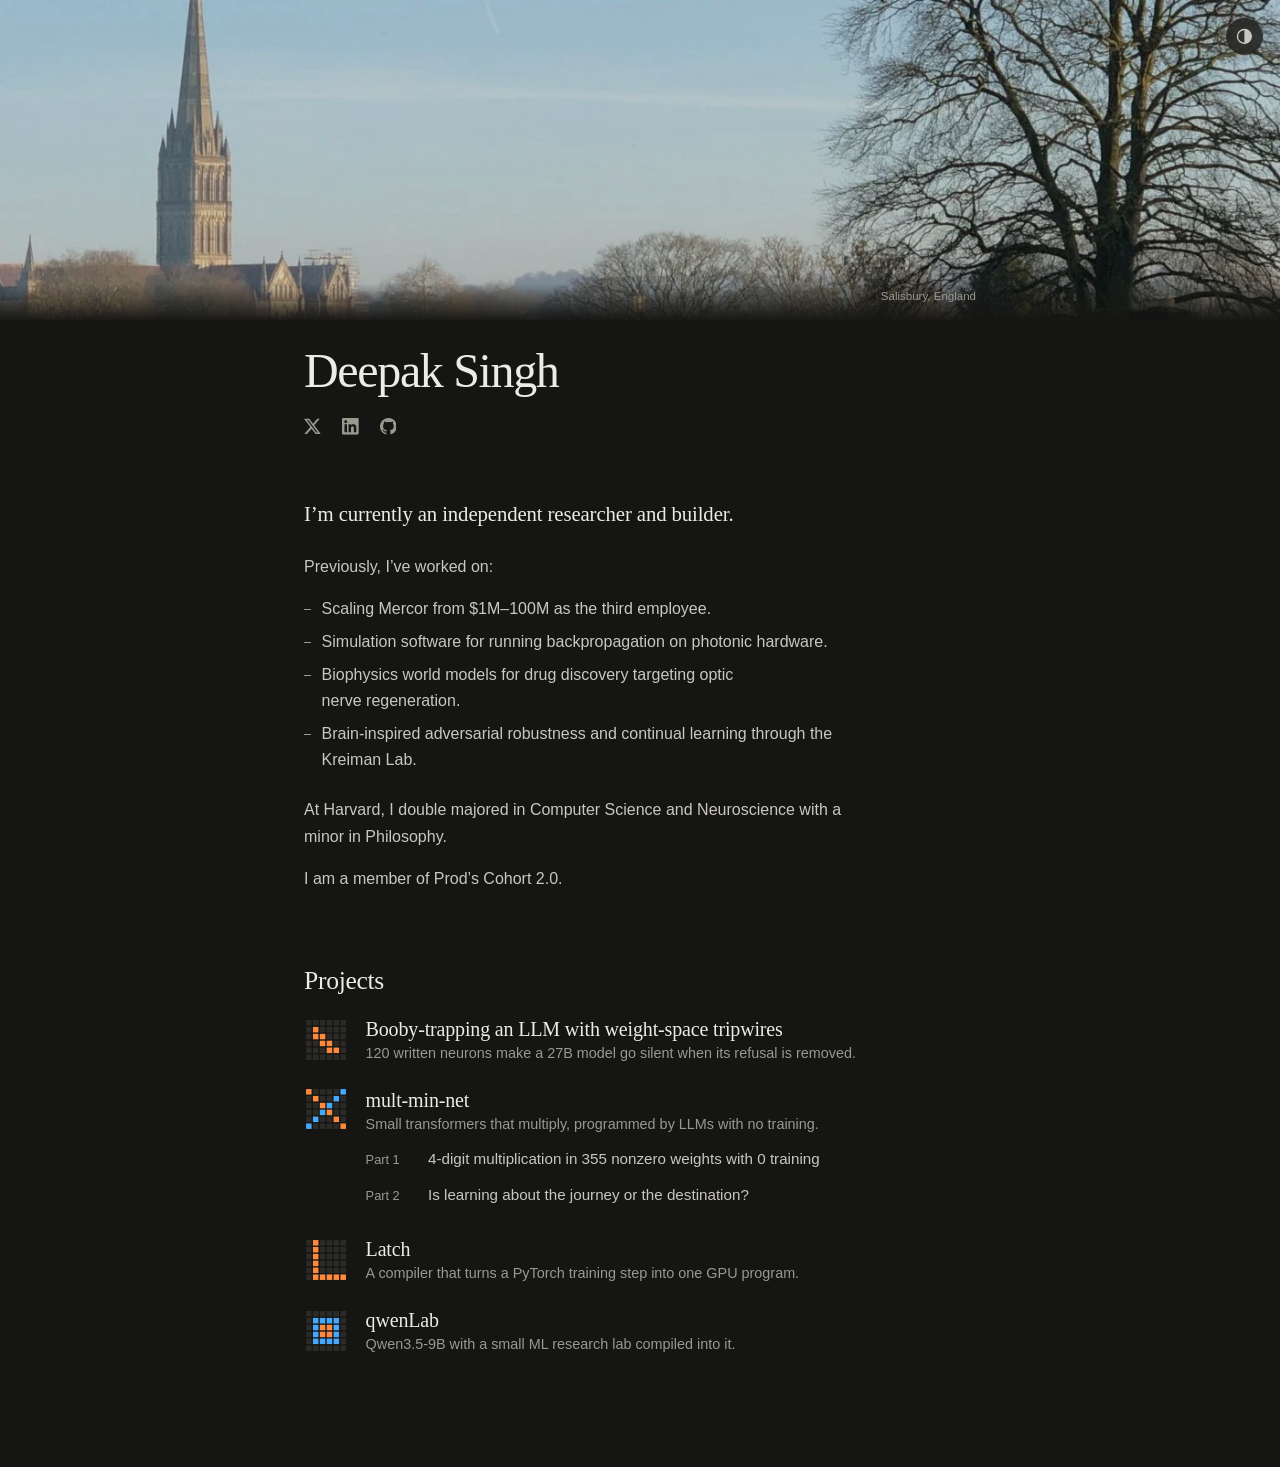
<file: index.html>
<!doctype html>
<html lang="en">
<head>
<meta charset="utf-8">
<meta name="viewport" content="width=device-width, initial-scale=1">
<title>Deepak Singh</title>
<meta name="description" content="Deepak Singh's personal site and projects.">
<meta property="og:title" content="Deepak Singh">
<meta property="og:type" content="website">
<meta property="og:url" content="https://deepaksingh98.github.io/">
<meta name="theme-color" content="#151513">
<link rel="icon" href="assets/favicon.svg" type="image/svg+xml">
<link rel="stylesheet" href="assets/style.css">
<script src="assets/theme.js"></script>
</head>
<body>
<button class="theme-toggle" type="button" aria-label="Toggle dark mode"><svg aria-hidden="true"><use href="assets/icons.svg#contrast"/></svg></button>

<figure class="hero">
  <img src="assets/salisbury.webp" width="1400" height="350" alt="Salisbury Cathedral’s spire on a clear winter morning, beside a bare tree.">
  <figcaption>Salisbury, England</figcaption>
</figure>

<div class="page home">
  <main>
    <header>
      <h1>Deepak Singh</h1>
      <nav class="social" aria-label="Elsewhere">
        <a href="https://x.com/deepaksinghml" aria-label="X" title="X"><svg aria-hidden="true"><use href="assets/icons.svg#x"/></svg></a>
        <a href="https://www.linkedin.com/in/deepak-t-singh/" aria-label="LinkedIn" title="LinkedIn"><svg aria-hidden="true"><use href="assets/icons.svg#linkedin"/></svg></a>
        <a href="https://github.com/DeepakSingh98" aria-label="GitHub" title="GitHub"><svg aria-hidden="true"><use href="assets/icons.svg#github"/></svg></a>
      </nav>
    </header>

    <section class="about" aria-label="About">
      <div>
        <p class="lede">I’m currently an independent researcher and builder.</p>
        <p>Previously, I’ve worked on:</p>
        <ul class="bio">
          <li>Scaling Mercor from $1M–100M as the third employee.</li>
          <li>Simulation software for running backpropagation on photonic hardware.</li>
          <li>Biophysics world models for drug discovery targeting optic nerve regeneration.</li>
          <li>Brain-inspired adversarial robustness and continual learning through the Kreiman Lab.</li>
        </ul>
        <p>At Harvard, I double majored in Computer Science and Neuroscience with a minor in Philosophy.</p>
        <p>I am a member of Prod’s Cohort 2.0.</p>
      </div>
    </section>

    <section class="work" aria-labelledby="projects">
      <h2 id="projects">Projects</h2>
      <ul class="projects">
        <li>
          <a class="project" href="projects/safety-wire/">
            <svg class="icon" aria-hidden="true"><use href="assets/icons.svg?v=safety-20261115#safety"/></svg>
            <span>
              <span class="name">Booby-trapping an LLM with weight-space tripwires</span>
              <span class="desc">120 written neurons make a 27B model go silent when its refusal is removed.</span>
            </span>
            <span class="arrow" aria-hidden="true">→</span>
          </a>
        </li>
        <li class="series">
          <svg class="icon" aria-hidden="true"><use href="assets/icons.svg#mult"/></svg>
          <div>
            <span class="name">mult-min-net</span>
            <span class="desc">Small transformers that multiply, programmed by LLMs with no training.</span>
            <ol class="parts">
              <li>
                <a href="projects/mult-min-net/">
                  <span class="part">Part 1</span>
                  <span class="title">4-digit multiplication in 355 nonzero weights with 0 training</span>
                  <span class="arrow" aria-hidden="true">→</span>
                </a>
              </li>
              <li>
                <a href="projects/journey-or-destination/">
                  <span class="part">Part 2</span>
                  <span class="title">Is learning about the journey or the destination?</span>
                  <span class="arrow" aria-hidden="true">→</span>
                </a>
              </li>
            </ol>
          </div>
        </li>
        <li>
          <a class="project" href="projects/latch/">
            <svg class="icon" aria-hidden="true"><use href="assets/icons.svg#latch"/></svg>
            <span>
              <span class="name">Latch</span>
              <span class="desc">A compiler that turns a PyTorch training step into one GPU program.</span>
            </span>
            <span class="arrow" aria-hidden="true">→</span>
          </a>
        </li>
        <li>
          <a class="project" href="projects/qwenlab/">
            <svg class="icon" aria-hidden="true"><use href="assets/icons.svg#qwenlab"/></svg>
            <span>
              <span class="name">qwenLab</span>
              <span class="desc">Qwen3.5-9B with a small ML research lab compiled into it.</span>
            </span>
            <span class="arrow" aria-hidden="true">→</span>
          </a>
        </li>
      </ul>
    </section>
  </main>
</div>
</body>
</html>
</file>
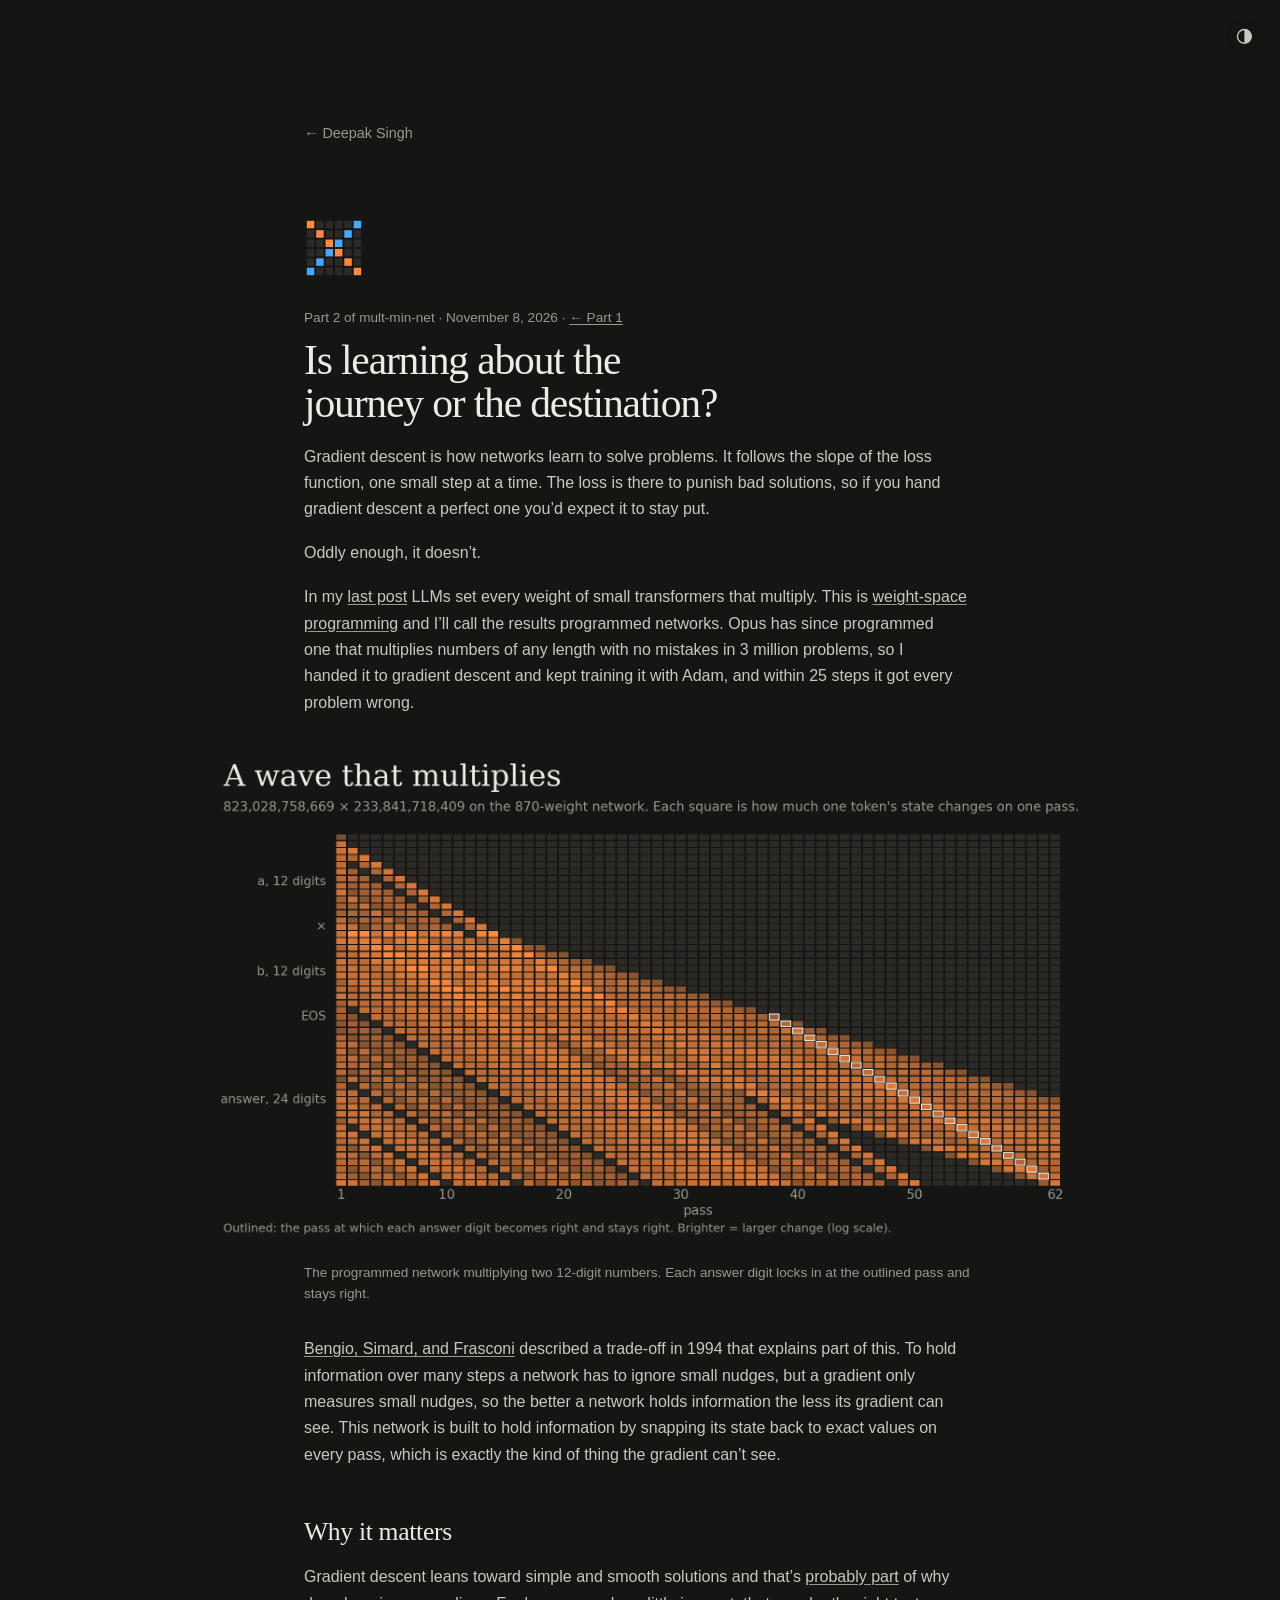
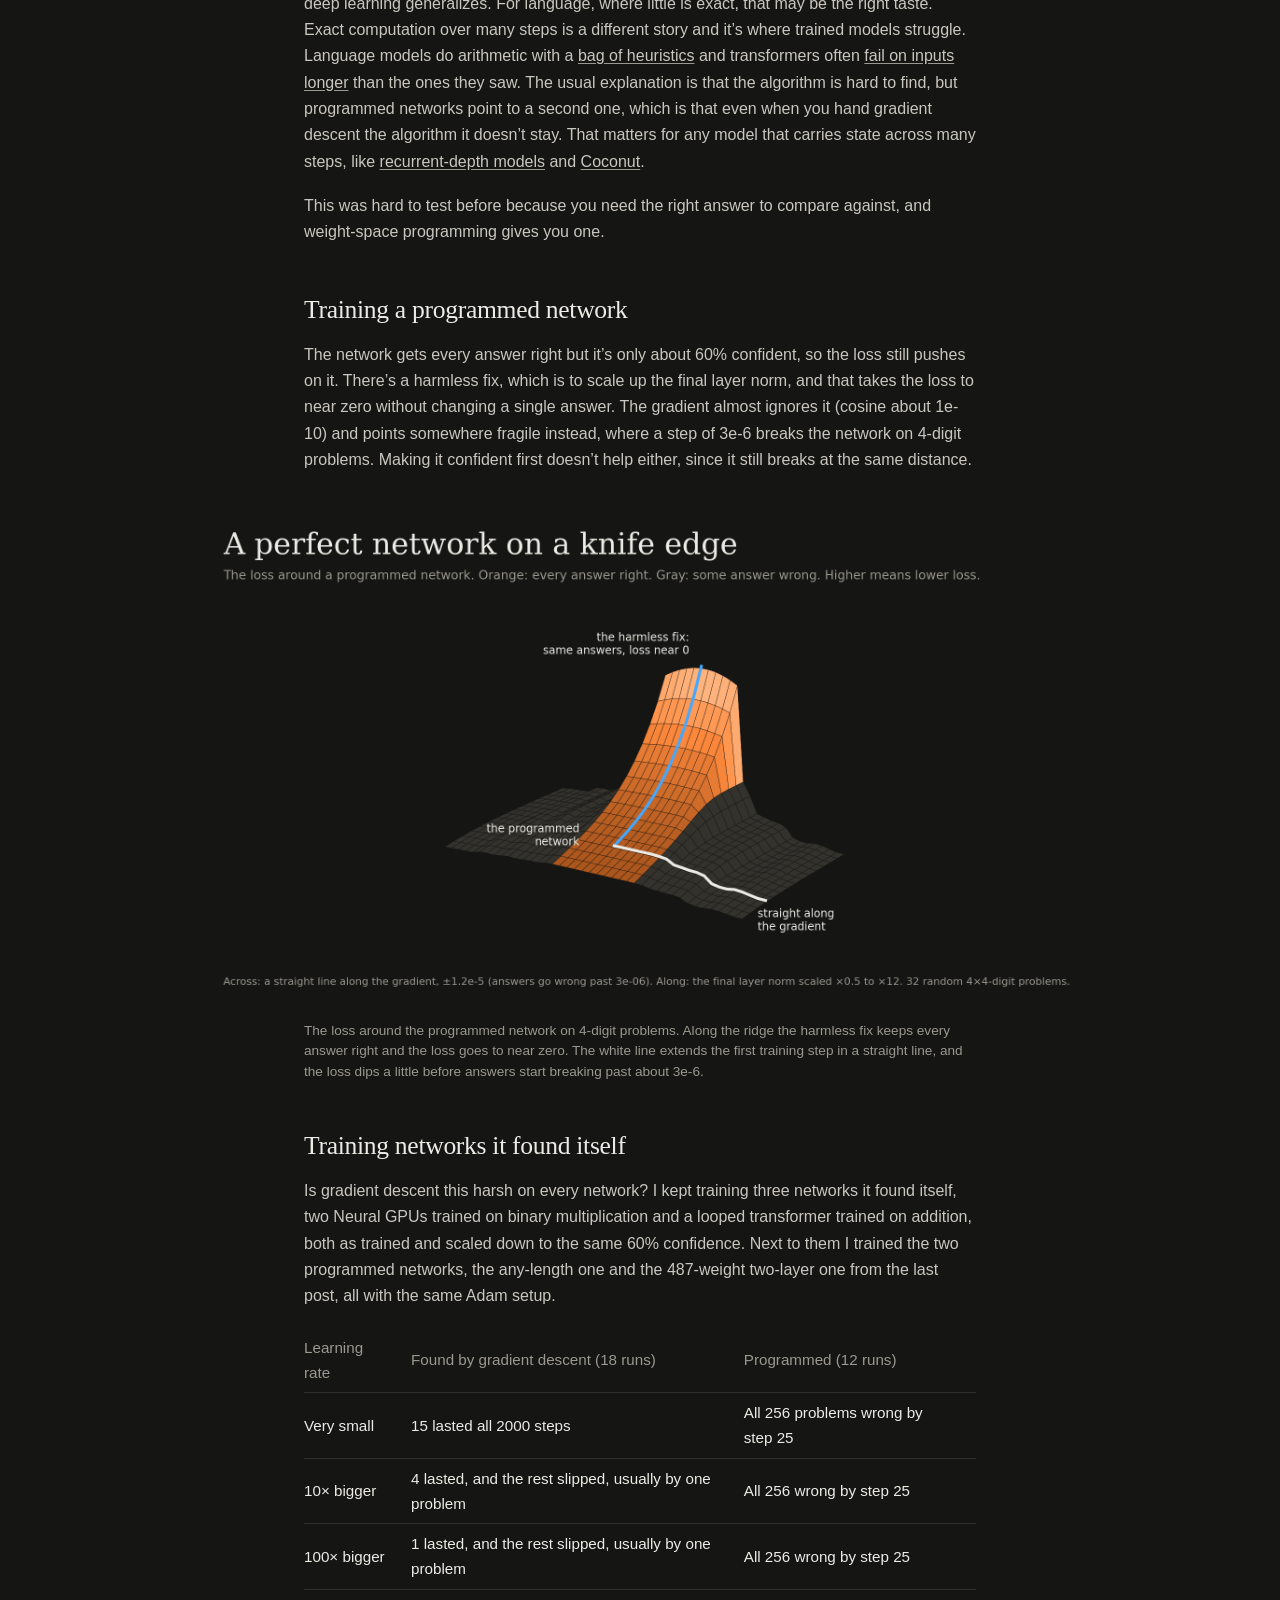
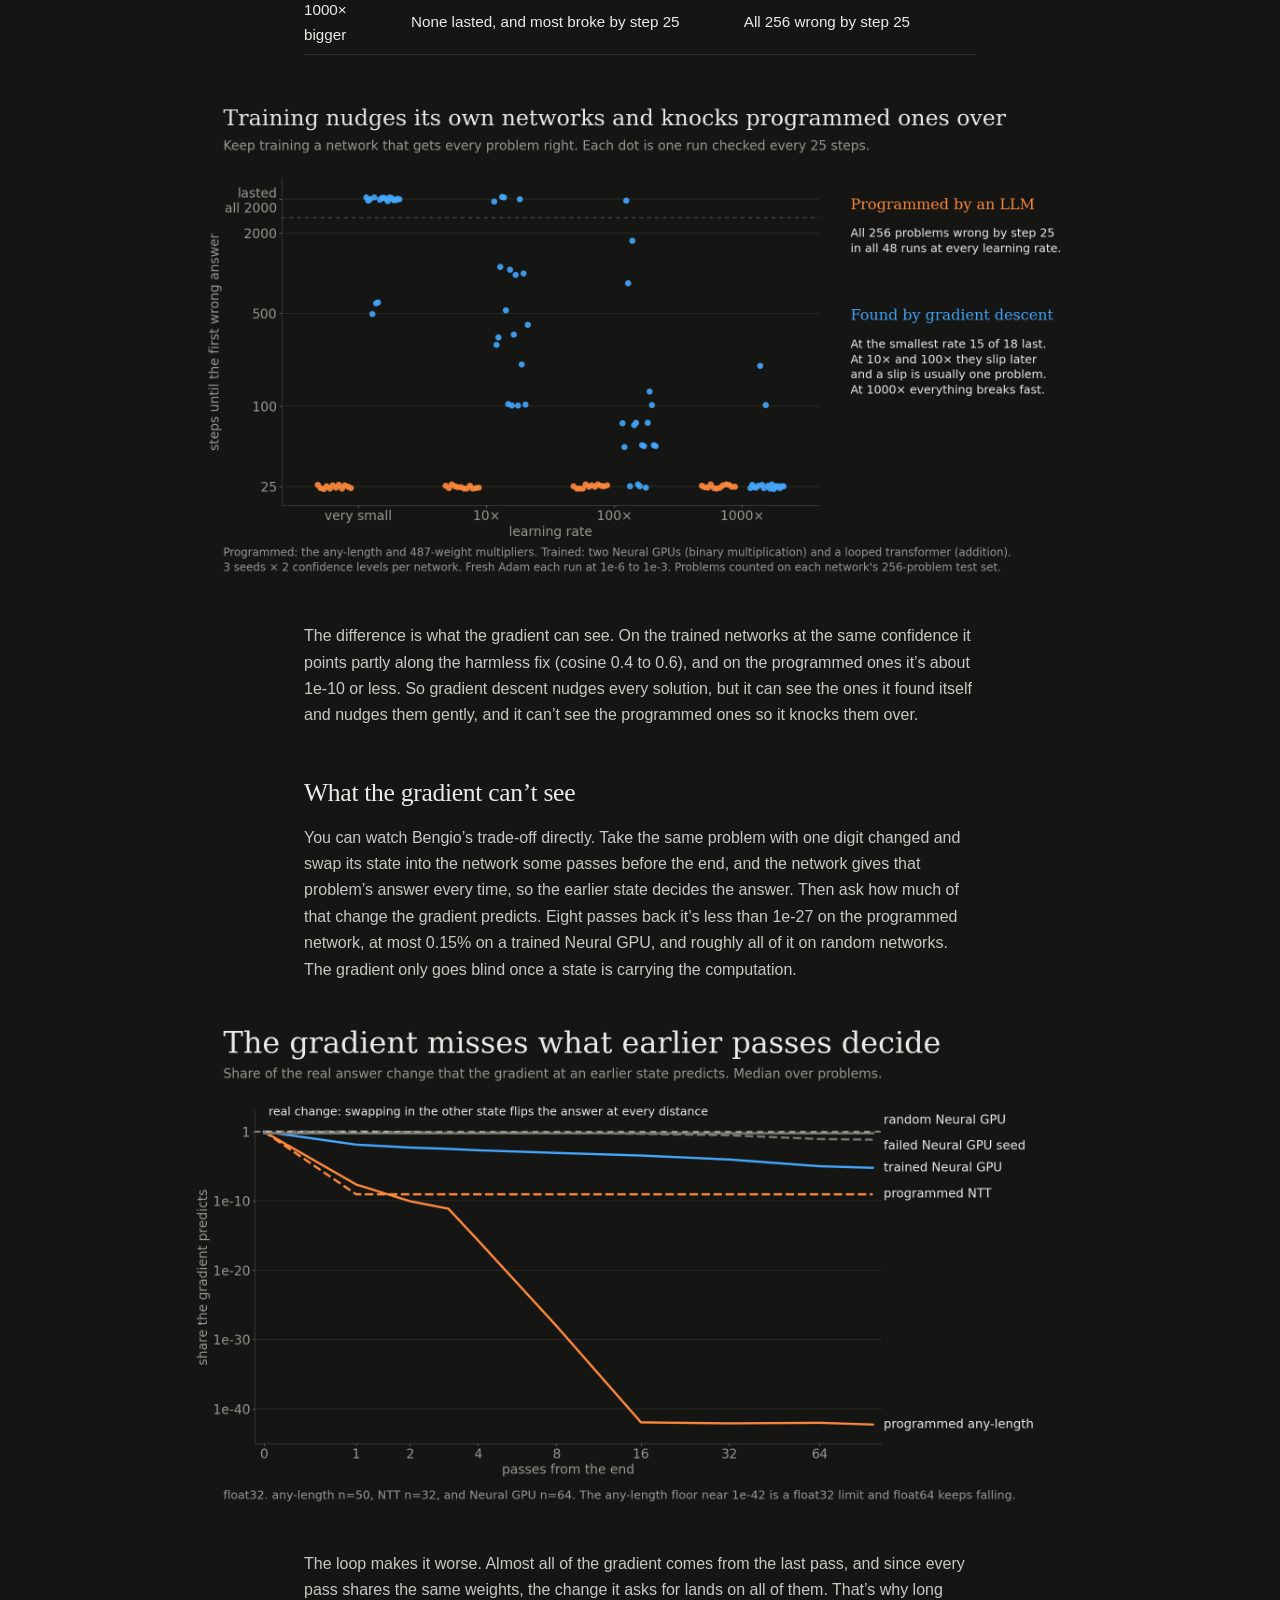
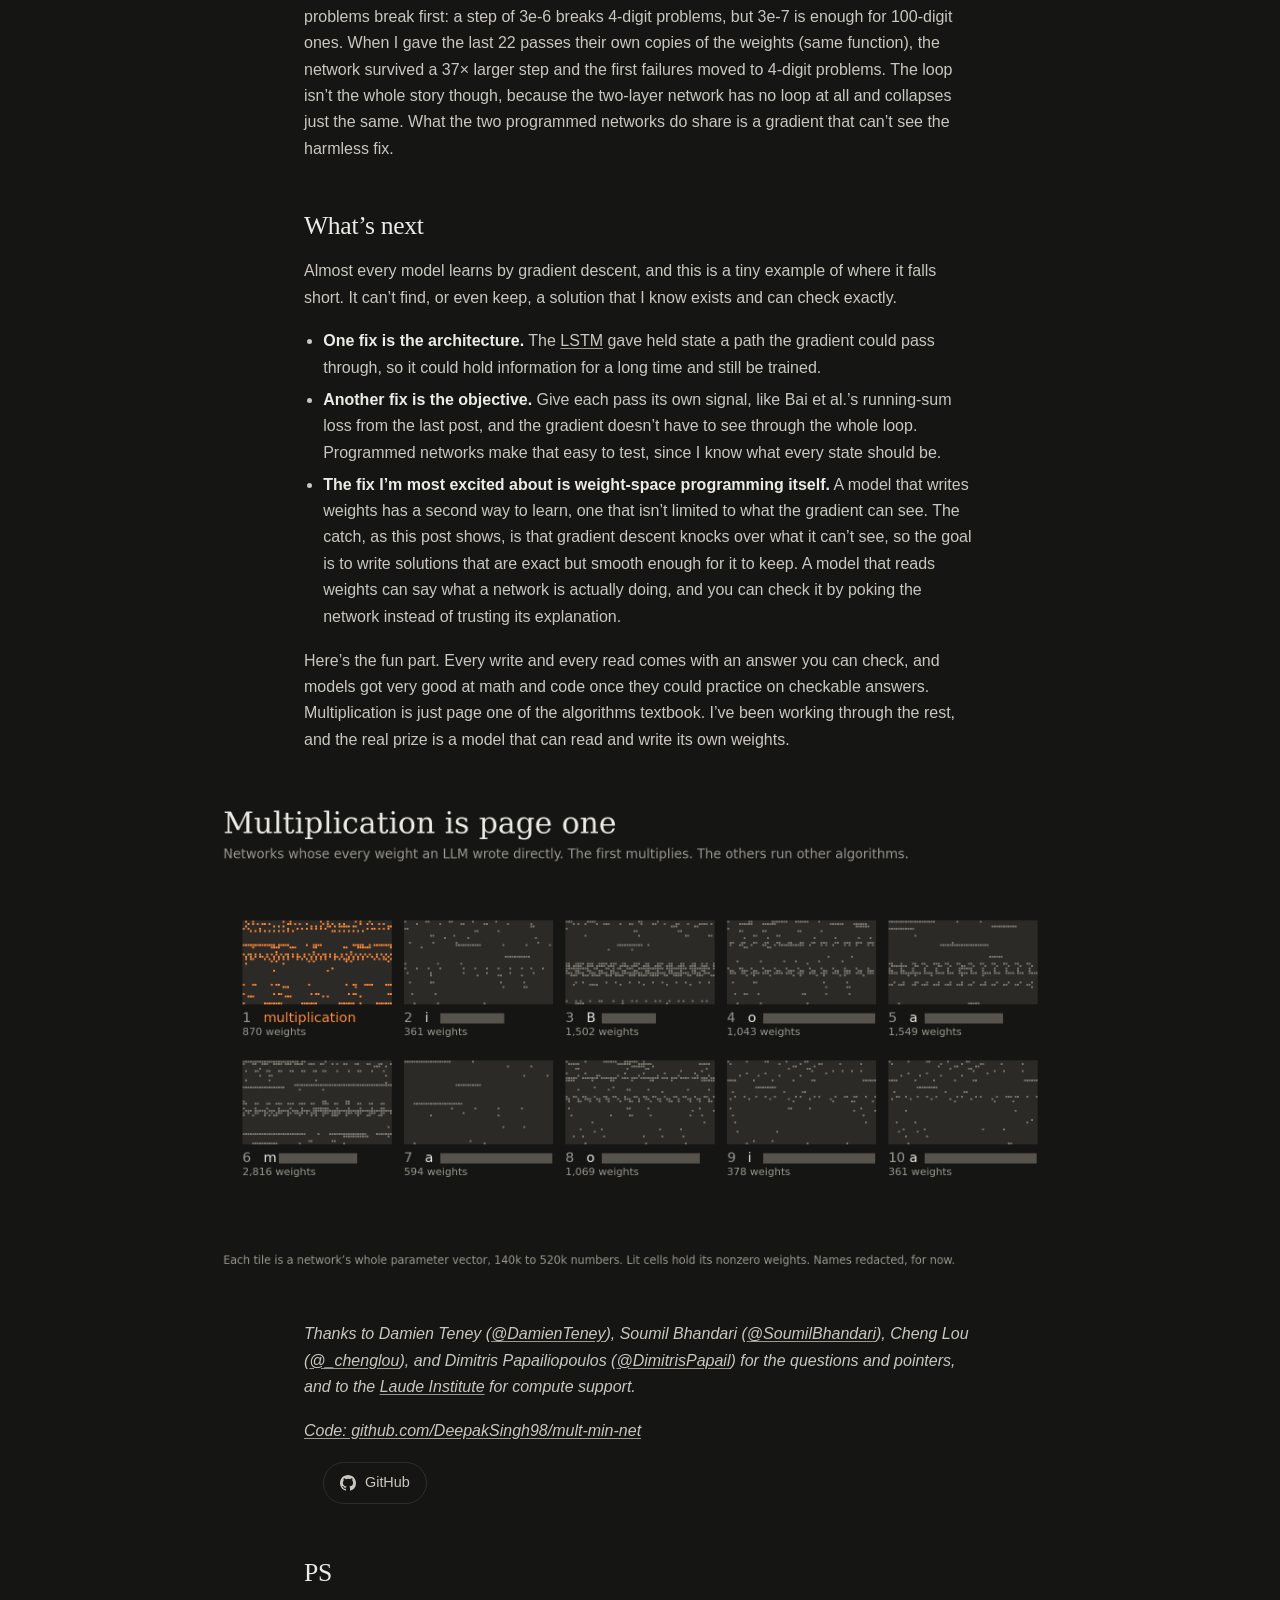
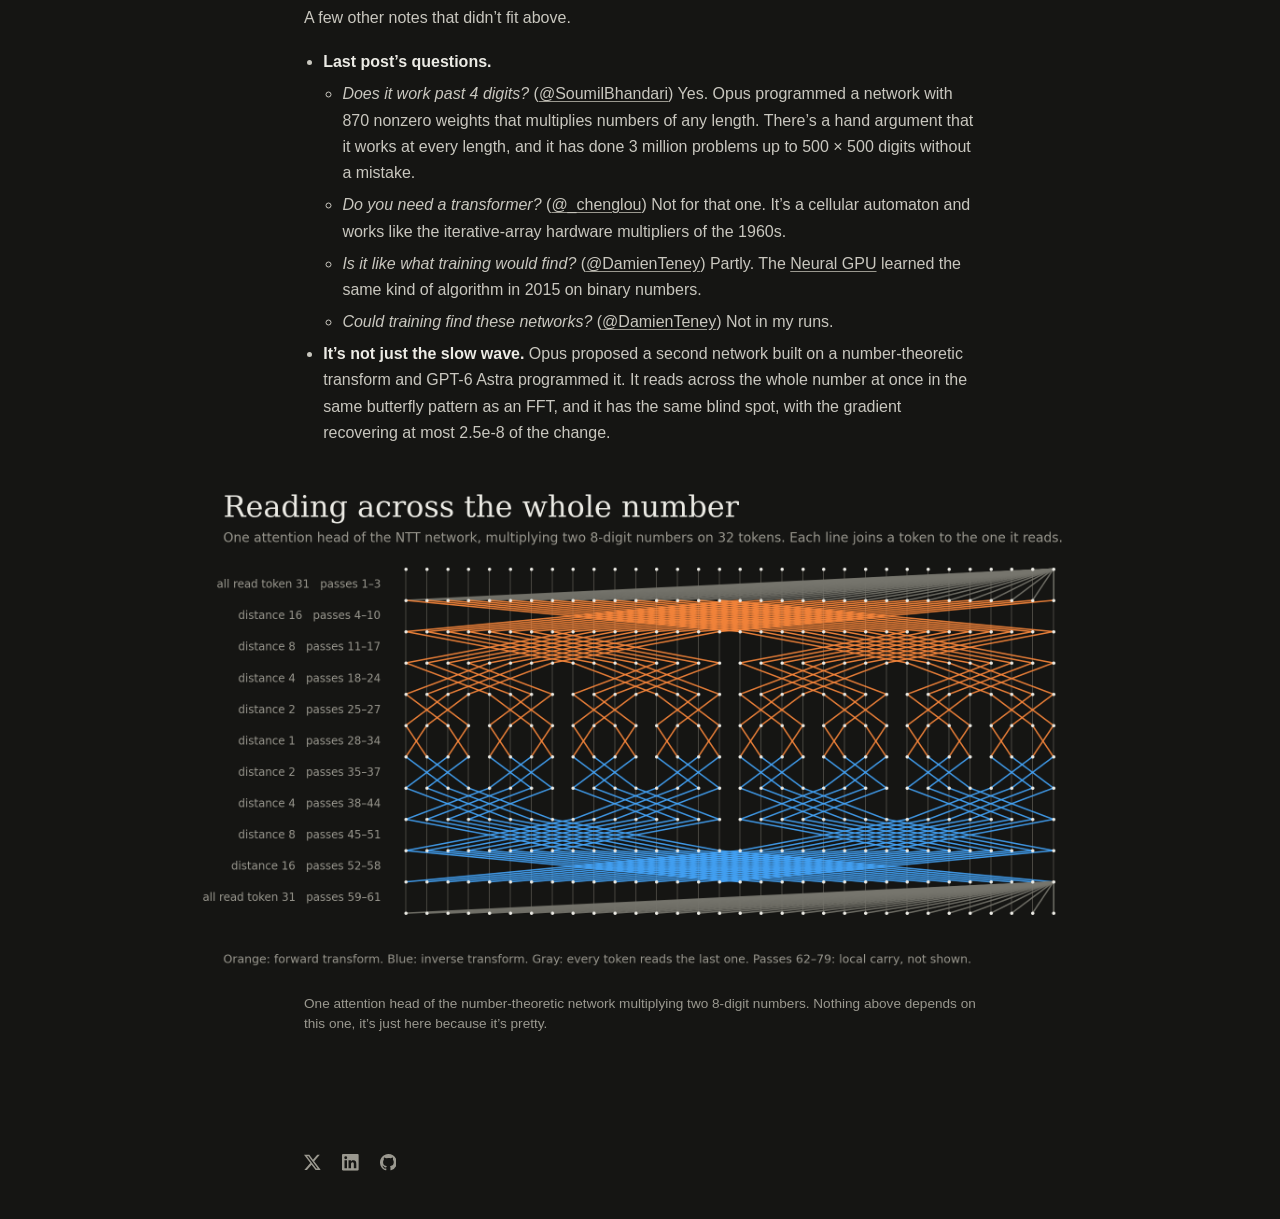
<file: projects/journey-or-destination/index.html>
<!doctype html>
<html lang="en">
<head>
<meta charset="utf-8">
<meta name="viewport" content="width=device-width, initial-scale=1">
<title>Is learning about the journey or the destination? · Deepak Singh</title>
<meta name="description" content="Gradient descent is how networks learn to solve problems. If you hand it a perfect solution you’d expect it to stay put. Oddly enough, it doesn’t.">
<meta property="og:title" content="Is learning about the journey or the destination?">
<meta property="og:description" content="Gradient descent is how networks learn to solve problems. If you hand it a perfect solution you’d expect it to stay put. Oddly enough, it doesn’t.">
<meta property="og:type" content="article">
<meta property="og:url" content="https://deepaksingh98.github.io/projects/journey-or-destination/">
<meta property="og:image" content="https://deepaksingh98.github.io/projects/journey-or-destination/followup_landscape.png">
<meta name="twitter:card" content="summary_large_image">
<meta name="theme-color" content="#151513">
<link rel="icon" href="../../assets/favicon.svg" type="image/svg+xml">
<link rel="stylesheet" href="../../assets/style.css">
<script src="../../assets/theme.js"></script>
</head>
<body>
<div class="page">
  <button class="theme-toggle" type="button" aria-label="Toggle dark mode"><svg aria-hidden="true"><use href="../../assets/icons.svg#contrast"/></svg></button>
  <main>
    <a class="back" href="../../">← Deepak Singh</a>

    <article class="detail post">
      <svg class="icon" aria-hidden="true"><use href="../../assets/icons.svg#mult"/></svg>
      <p class="date">Part 2 of mult-min-net · November 8, 2026 · <a href="../mult-min-net/">← Part 1</a></p>
      <h1>Is learning about the journey or the destination?</h1>

      <p>Gradient descent is how networks learn to solve problems. It follows the slope of the loss function, one small step at a time. The loss is there to punish bad solutions, so if you hand gradient descent a perfect one you’d expect it to stay put.</p>

      <p>Oddly enough, it doesn’t.</p>

      <p>In my <a href="https://deepaksingh98.github.io/projects/mult-min-net/">last post</a> LLMs set every weight of small transformers that multiply. This is <a href="https://rikiyat.github.io/blog/weight-space-programming/">weight-space programming</a> and I’ll call the results programmed networks. Opus has since programmed one that multiplies numbers of any length with no mistakes in 3 million problems, so I handed it to gradient descent and kept training it with Adam, and within 25 steps it got every problem wrong.</p>

      <figure>
        <img src="followup_anylen_wave.png" width="1920" height="1080" alt="A wave that multiplies">
        <figcaption>The programmed network multiplying two 12-digit numbers. Each answer digit locks in at the outlined pass and stays right.</figcaption>
      </figure>

      <p><a href="https://doi.org/10.1109/72.279181">Bengio, Simard, and Frasconi</a> described a trade-off in 1994 that explains part of this. To hold information over many steps a network has to ignore small nudges, but a gradient only measures small nudges, so the better a network holds information the less its gradient can see. This network is built to hold information by snapping its state back to exact values on every pass, which is exactly the kind of thing the gradient can’t see.</p>

      <h2>Why it matters</h2>
      <p>Gradient descent leans toward simple and smooth solutions and that’s <a href="https://arxiv.org/abs/2208.12591">probably part</a> of why deep learning generalizes. For language, where little is exact, that may be the right taste. Exact computation over many steps is a different story and it’s where trained models struggle. Language models do arithmetic with a <a href="https://arxiv.org/abs/2410.21272">bag of heuristics</a> and transformers often <a href="https://arxiv.org/abs/2207.02098">fail on inputs longer</a> than the ones they saw. The usual explanation is that the algorithm is hard to find, but programmed networks point to a second one, which is that even when you hand gradient descent the algorithm it doesn’t stay. That matters for any model that carries state across many steps, like <a href="https://arxiv.org/abs/2502.05171">recurrent-depth models</a> and <a href="https://arxiv.org/abs/2412.06769">Coconut</a>.</p>
      <p>This was hard to test before because you need the right answer to compare against, and weight-space programming gives you one.</p>

      <h2>Training a programmed network</h2>
      <p>The network gets every answer right but it’s only about 60% confident, so the loss still pushes on it. There’s a harmless fix, which is to scale up the final layer norm, and that takes the loss to near zero without changing a single answer. The gradient almost ignores it (cosine about 1e-10) and points somewhere fragile instead, where a step of 3e-6 breaks the network on 4-digit problems. Making it confident first doesn’t help either, since it still breaks at the same distance.</p>

      <figure>
        <img src="followup_landscape.png" width="1920" height="1080" alt="A perfect network on a knife edge" loading="lazy">
        <figcaption>The loss around the programmed network on 4-digit problems. Along the ridge the harmless fix keeps every answer right and the loss goes to near zero. The white line extends the first training step in a straight line, and the loss dips a little before answers start breaking past about 3e-6.</figcaption>
      </figure>

      <h2>Training networks it found itself</h2>
      <p>Is gradient descent this harsh on every network? I kept training three networks it found itself, two Neural GPUs trained on binary multiplication and a looped transformer trained on addition, both as trained and scaled down to the same 60% confidence. Next to them I trained the two programmed networks, the any-length one and the 487-weight two-layer one from the last post, all with the same Adam setup.</p>

      <table>
        <thead><tr><th>Learning rate</th><th>Found by gradient descent (18 runs)</th><th>Programmed (12 runs)</th></tr></thead>
        <tbody>
          <tr><td>Very small</td><td>15 lasted all 2000 steps</td><td>All 256 problems wrong by step 25</td></tr>
          <tr><td>10× bigger</td><td>4 lasted, and the rest slipped, usually by one problem</td><td>All 256 wrong by step 25</td></tr>
          <tr><td>100× bigger</td><td>1 lasted, and the rest slipped, usually by one problem</td><td>All 256 wrong by step 25</td></tr>
          <tr><td>1000× bigger</td><td>None lasted, and most broke by step 25</td><td>All 256 wrong by step 25</td></tr>
        </tbody>
      </table>

      <figure>
        <img src="followup_train.png" width="1920" height="1080" alt="Training nudges its own networks and knocks programmed ones over" loading="lazy">
      </figure>

      <p>The difference is what the gradient can see. On the trained networks at the same confidence it points partly along the harmless fix (cosine 0.4 to 0.6), and on the programmed ones it’s about 1e-10 or less. So gradient descent nudges every solution, but it can see the ones it found itself and nudges them gently, and it can’t see the programmed ones so it knocks them over.</p>

      <h2>What the gradient can’t see</h2>
      <p>You can watch Bengio’s trade-off directly. Take the same problem with one digit changed and swap its state into the network some passes before the end, and the network gives that problem’s answer every time, so the earlier state decides the answer. Then ask how much of that change the gradient predicts. Eight passes back it’s less than 1e-27 on the programmed network, at most 0.15% on a trained Neural GPU, and roughly all of it on random networks. The gradient only goes blind once a state is carrying the computation.</p>

      <figure>
        <img src="followup_tension.png" width="1920" height="1080" alt="The gradient misses what earlier passes decide" loading="lazy">
      </figure>

      <p>The loop makes it worse. Almost all of the gradient comes from the last pass, and since every pass shares the same weights, the change it asks for lands on all of them. That’s why long problems break first: a step of 3e-6 breaks 4-digit problems, but 3e-7 is enough for 100-digit ones. When I gave the last 22 passes their own copies of the weights (same function), the network survived a 37× larger step and the first failures moved to 4-digit problems. The loop isn’t the whole story though, because the two-layer network has no loop at all and collapses just the same. What the two programmed networks do share is a gradient that can’t see the harmless fix.</p>

      <h2>What’s next</h2>
      <p>Almost every model learns by gradient descent, and this is a tiny example of where it falls short. It can’t find, or even keep, a solution that I know exists and can check exactly.</p>

      <ul>
        <li><strong>One fix is the architecture.</strong> The <a href="https://doi.org/10.1162/neco.1997.9.8.1735">LSTM</a> gave held state a path the gradient could pass through, so it could hold information for a long time and still be trained.</li>
        <li><strong>Another fix is the objective.</strong> Give each pass its own signal, like Bai et al.’s running-sum loss from the last post, and the gradient doesn’t have to see through the whole loop. Programmed networks make that easy to test, since I know what every state should be.</li>
        <li><strong>The fix I’m most excited about is weight-space programming itself.</strong> A model that writes weights has a second way to learn, one that isn’t limited to what the gradient can see. The catch, as this post shows, is that gradient descent knocks over what it can’t see, so the goal is to write solutions that are exact but smooth enough for it to keep. A model that reads weights can say what a network is actually doing, and you can check it by poking the network instead of trusting its explanation.</li>
      </ul>

      <p>Here’s the fun part. Every write and every read comes with an answer you can check, and models got very good at math and code once they could practice on checkable answers. Multiplication is just page one of the algorithms textbook. I’ve been working through the rest, and the real prize is a model that can read and write its own weights.</p>

      <figure>
        <img src="followup_teaser.png" width="1920" height="1080" alt="Multiplication is page one: the multiplier's weights next to nine other programmed networks with their names redacted" loading="lazy">
      </figure>

      <p><em>Thanks to Damien Teney (<a href="https://x.com/DamienTeney">@DamienTeney</a>), Soumil Bhandari (<a href="https://x.com/SoumilBhandari">@SoumilBhandari</a>), Cheng Lou (<a href="https://x.com/_chenglou">@_chenglou</a>), and Dimitris Papailiopoulos (<a href="https://x.com/DimitrisPapail">@DimitrisPapail</a>) for the questions and pointers, and to the <a href="https://x.com/LaudeInstitute">Laude Institute</a> for compute support.</em></p>

      <p><em><a href="https://github.com/DeepakSingh98/mult-min-net/tree/main/followup">Code: github.com/DeepakSingh98/mult-min-net</a></em></p>

      <ul class="links">
        <li><a href="https://github.com/DeepakSingh98/mult-min-net/tree/main/followup"><svg aria-hidden="true"><use href="../../assets/icons.svg#github"/></svg>GitHub</a></li>
      </ul>

      <h2>PS</h2>
      <p>A few other notes that didn’t fit above.</p>
      <ul>
        <li><strong>Last post’s questions.</strong>
          <ul>
            <li><em>Does it work past 4 digits?</em> (<a href="https://x.com/SoumilBhandari">@SoumilBhandari</a>) Yes. Opus programmed a network with 870 nonzero weights that multiplies numbers of any length. There’s a hand argument that it works at every length, and it has done 3 million problems up to 500 × 500 digits without a mistake.</li>
            <li><em>Do you need a transformer?</em> (<a href="https://x.com/_chenglou">@_chenglou</a>) Not for that one. It’s a cellular automaton and works like the iterative-array hardware multipliers of the 1960s.</li>
            <li><em>Is it like what training would find?</em> (<a href="https://x.com/DamienTeney">@DamienTeney</a>) Partly. The <a href="https://arxiv.org/abs/1511.08228">Neural GPU</a> learned the same kind of algorithm in 2015 on binary numbers.</li>
            <li><em>Could training find these networks?</em> (<a href="https://x.com/DamienTeney">@DamienTeney</a>) Not in my runs.</li>
          </ul>
        </li>
        <li><strong>It’s not just the slow wave.</strong> Opus proposed a second network built on a number-theoretic transform and GPT-6 Astra programmed it. It reads across the whole number at once in the same butterfly pattern as an FFT, and it has the same blind spot, with the gradient recovering at most 2.5e-8 of the change.</li>
      </ul>

      <figure>
        <img src="followup_ntt_butterfly.png" width="1920" height="1080" alt="Reading across the whole number" loading="lazy">
        <figcaption>One attention head of the number-theoretic network multiplying two 8-digit numbers. Nothing above depends on this one, it’s just here because it’s pretty.</figcaption>
      </figure>
    </article>
  </main>

  <footer class="social">
    <a href="https://x.com/deepaksinghml" aria-label="X" title="X"><svg aria-hidden="true"><use href="../../assets/icons.svg#x"/></svg></a>
    <a href="https://www.linkedin.com/in/deepak-t-singh/" aria-label="LinkedIn" title="LinkedIn"><svg aria-hidden="true"><use href="../../assets/icons.svg#linkedin"/></svg></a>
    <a href="https://github.com/DeepakSingh98" aria-label="GitHub" title="GitHub"><svg aria-hidden="true"><use href="../../assets/icons.svg#github"/></svg></a>
  </footer>
</div>
</body>
</html>
</file>
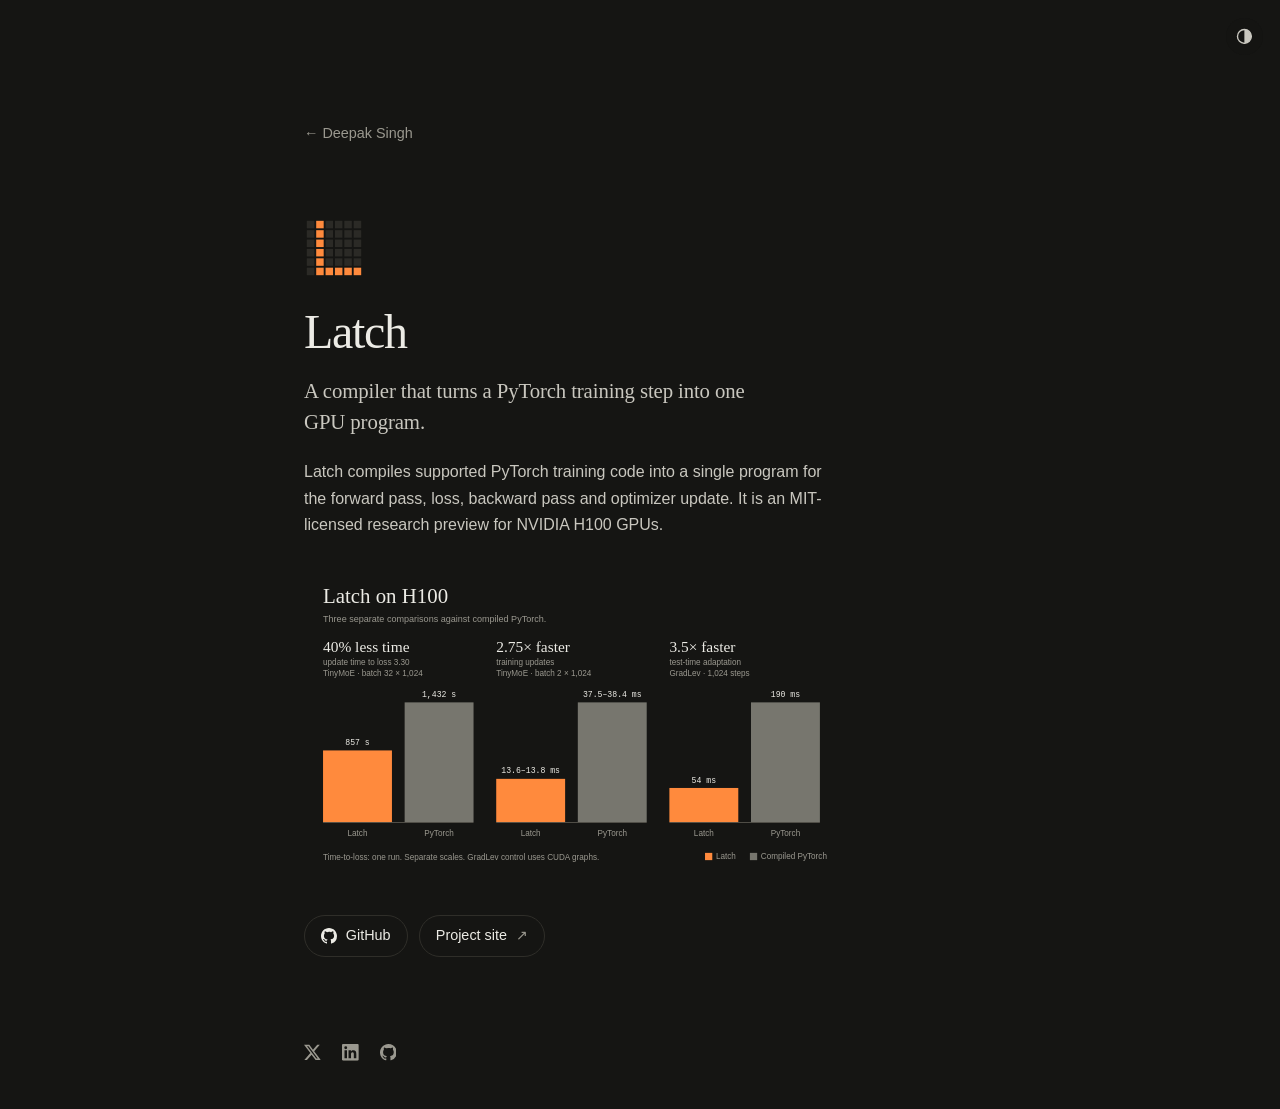
<file: projects/latch/index.html>
<!doctype html>
<html lang="en">
<head>
<meta charset="utf-8">
<meta name="viewport" content="width=device-width, initial-scale=1">
<title>Latch · Deepak Singh</title>
<meta name="description" content="Latch is a compiler that turns a PyTorch training step into one GPU program.">
<meta property="og:title" content="Latch">
<meta property="og:type" content="website">
<meta property="og:url" content="https://deepaksingh98.github.io/projects/latch/">
<meta name="theme-color" content="#151513">
<link rel="icon" href="../../assets/favicon.svg" type="image/svg+xml">
<link rel="stylesheet" href="../../assets/style.css">
<script src="../../assets/theme.js"></script>
</head>
<body>
<div class="page">
  <button class="theme-toggle" type="button" aria-label="Toggle dark mode"><svg aria-hidden="true"><use href="../../assets/icons.svg#contrast"/></svg></button>
  <main>
    <a class="back" href="../../">← Deepak Singh</a>

    <article class="detail">
      <svg class="icon" aria-hidden="true"><use href="../../assets/icons.svg#latch"/></svg>
      <h1>Latch</h1>
      <p class="lede">A compiler that turns a PyTorch training step into one GPU program.</p>
      <p>Latch compiles supported PyTorch training code into a single program for the forward pass, loss, backward pass and optimizer update. It is an MIT-licensed research preview for NVIDIA H100 GPUs.</p>

      <figure>
        <img src="latch-chart.svg" width="1200" height="675" alt="Latch against compiled PyTorch on an H100: 40% less update time to loss 3.30 on TinyMoE, 2.75× faster training updates, and 3.5× faster test-time adaptation with GradLev.">
      </figure>

      <ul class="links">
        <li><a href="https://github.com/DeepakSingh98/latch"><svg aria-hidden="true"><use href="../../assets/icons.svg#github"/></svg>GitHub</a></li>
        <li><a href="https://deepaksingh98.github.io/latch/site/introducing-latch.html">Project site <span class="ext" aria-hidden="true">↗</span></a></li>
      </ul>
    </article>
  </main>

  <footer class="social">
    <a href="https://x.com/deepaksinghml" aria-label="X" title="X"><svg aria-hidden="true"><use href="../../assets/icons.svg#x"/></svg></a>
    <a href="https://www.linkedin.com/in/deepak-t-singh/" aria-label="LinkedIn" title="LinkedIn"><svg aria-hidden="true"><use href="../../assets/icons.svg#linkedin"/></svg></a>
    <a href="https://github.com/DeepakSingh98" aria-label="GitHub" title="GitHub"><svg aria-hidden="true"><use href="../../assets/icons.svg#github"/></svg></a>
  </footer>
</div>
</body>
</html>
</file>
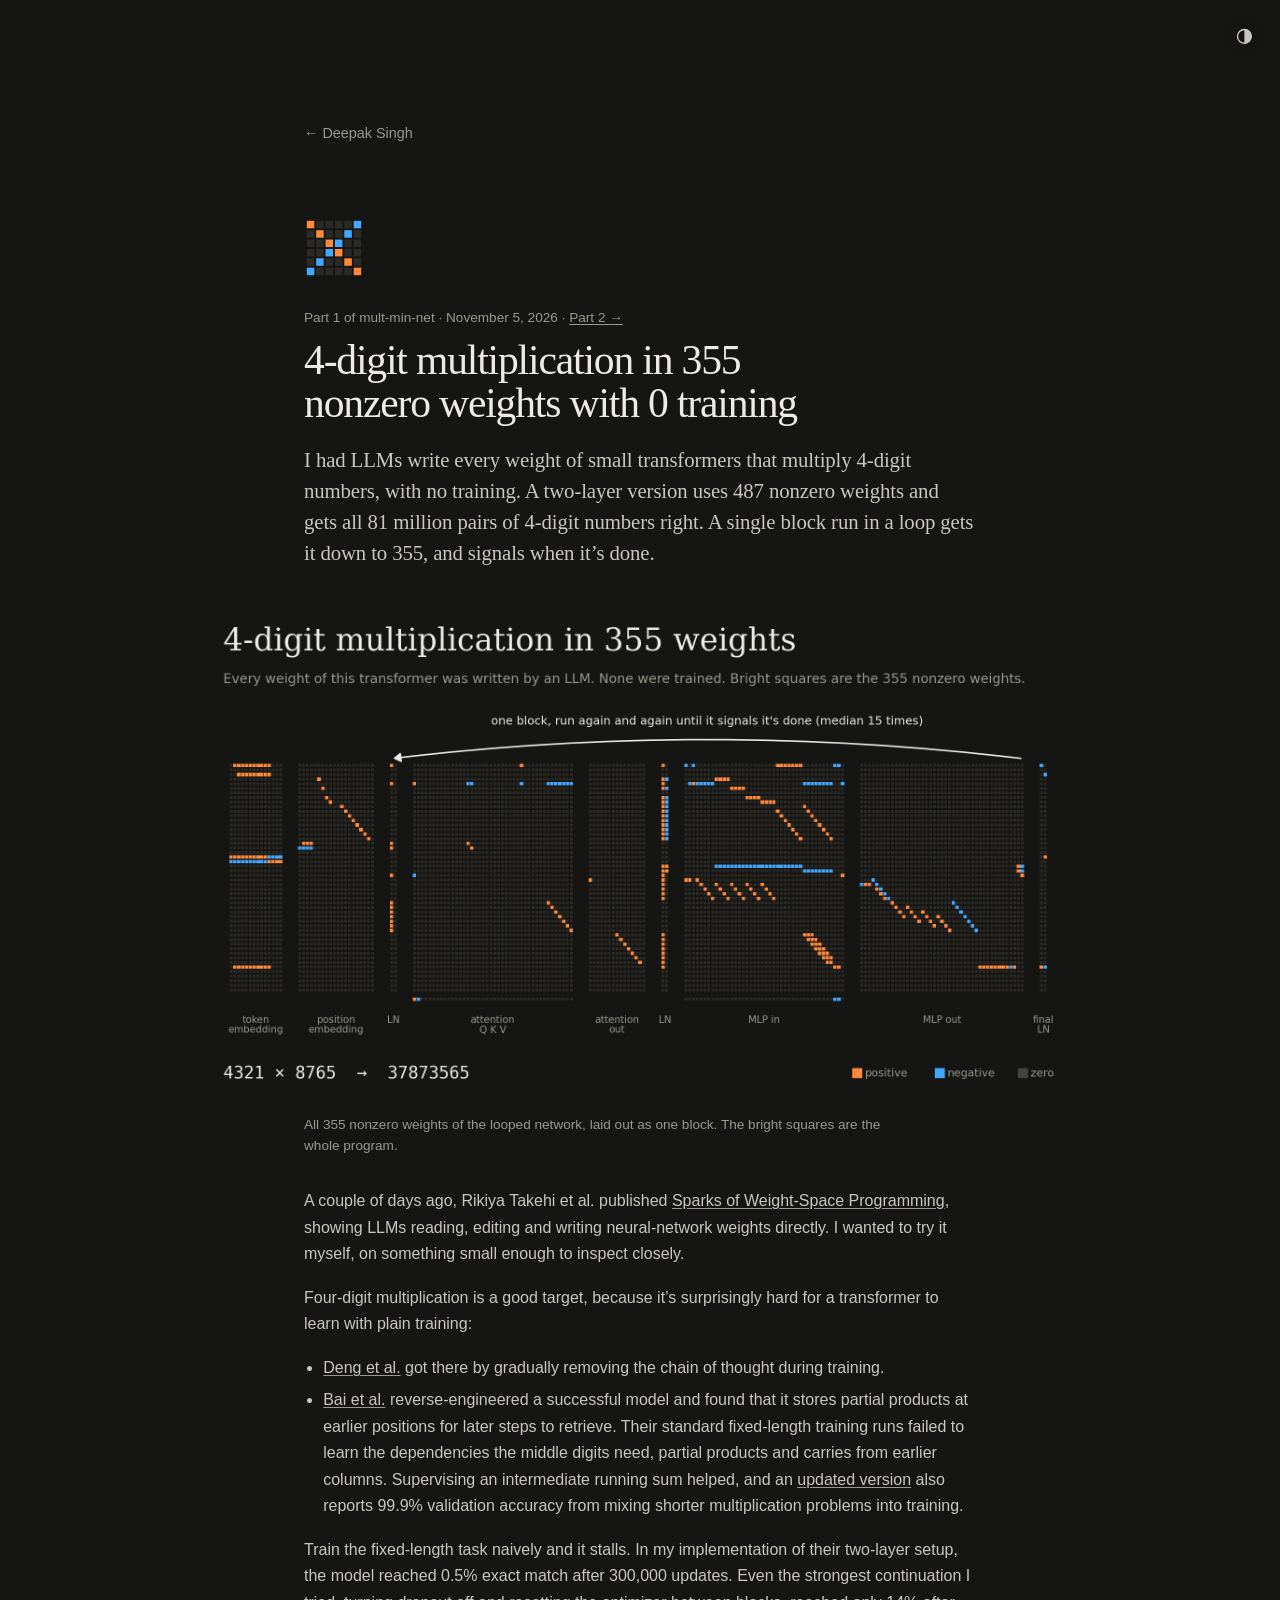
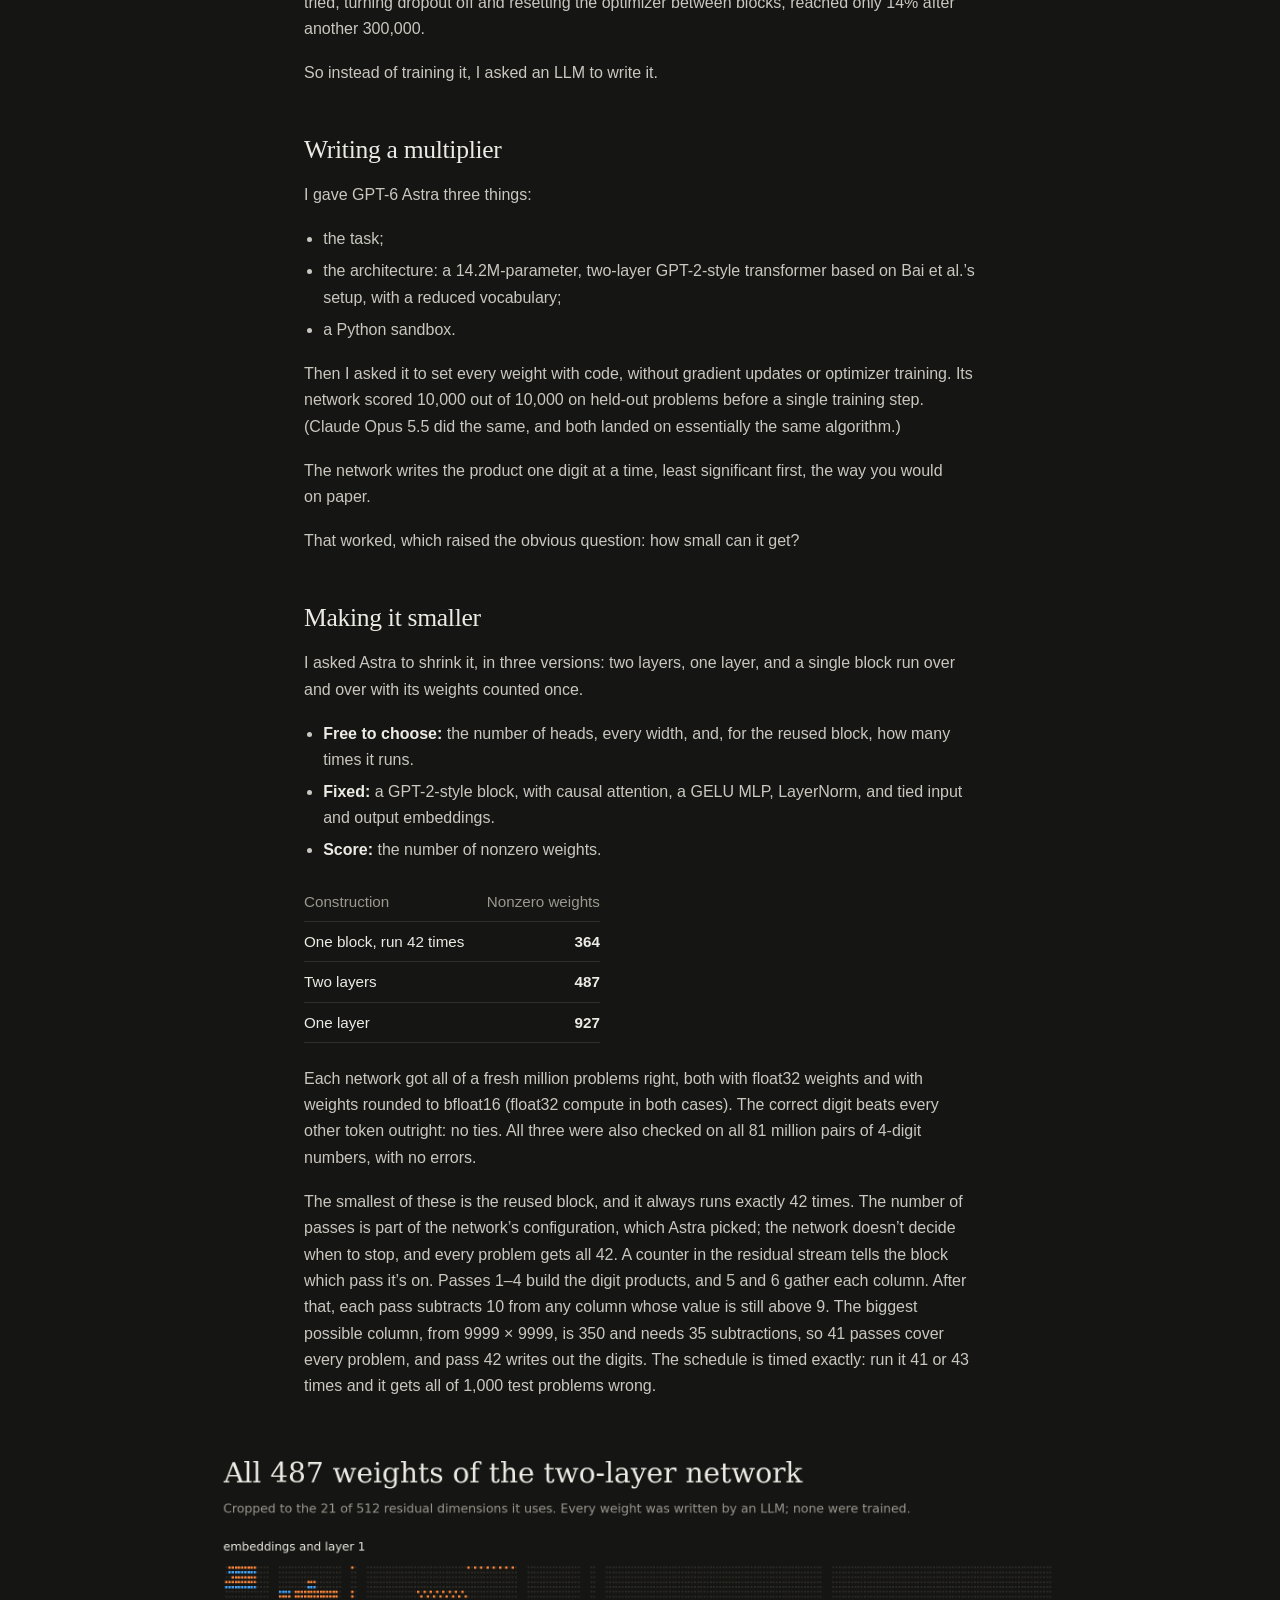
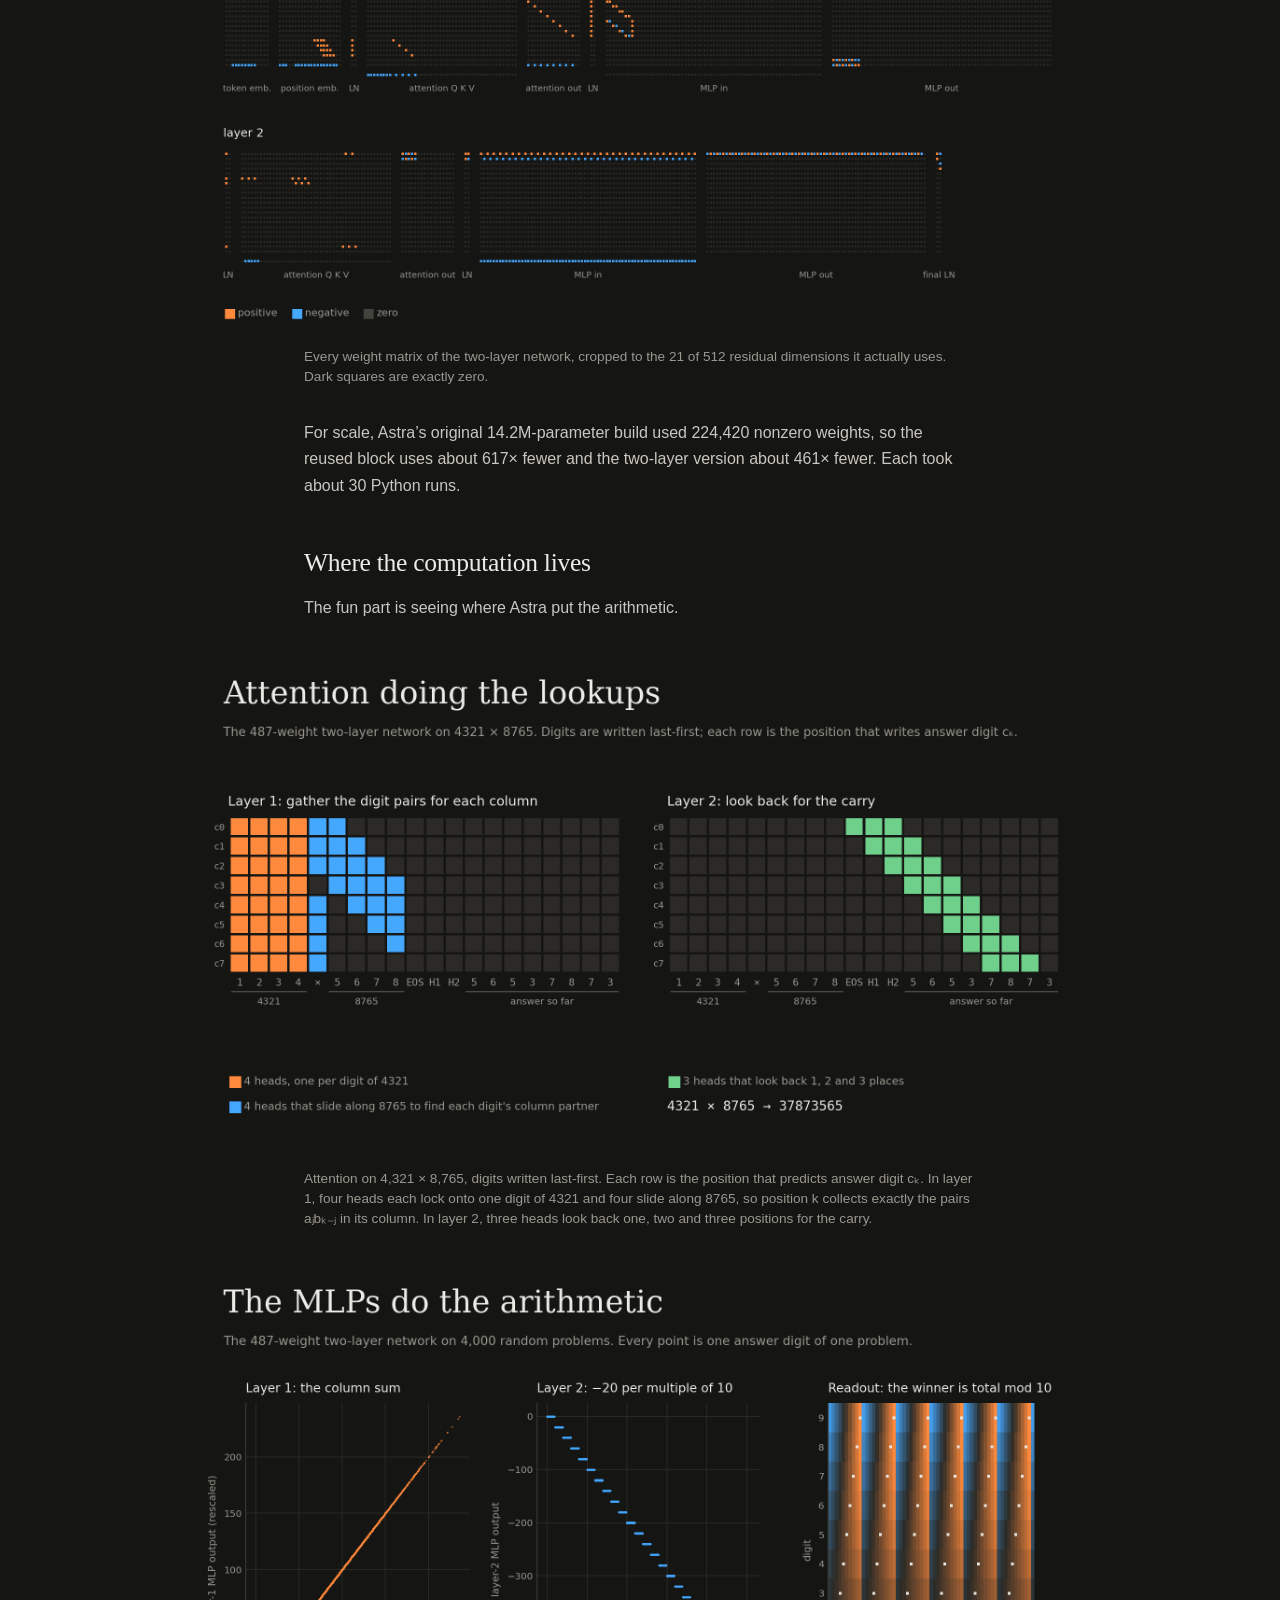
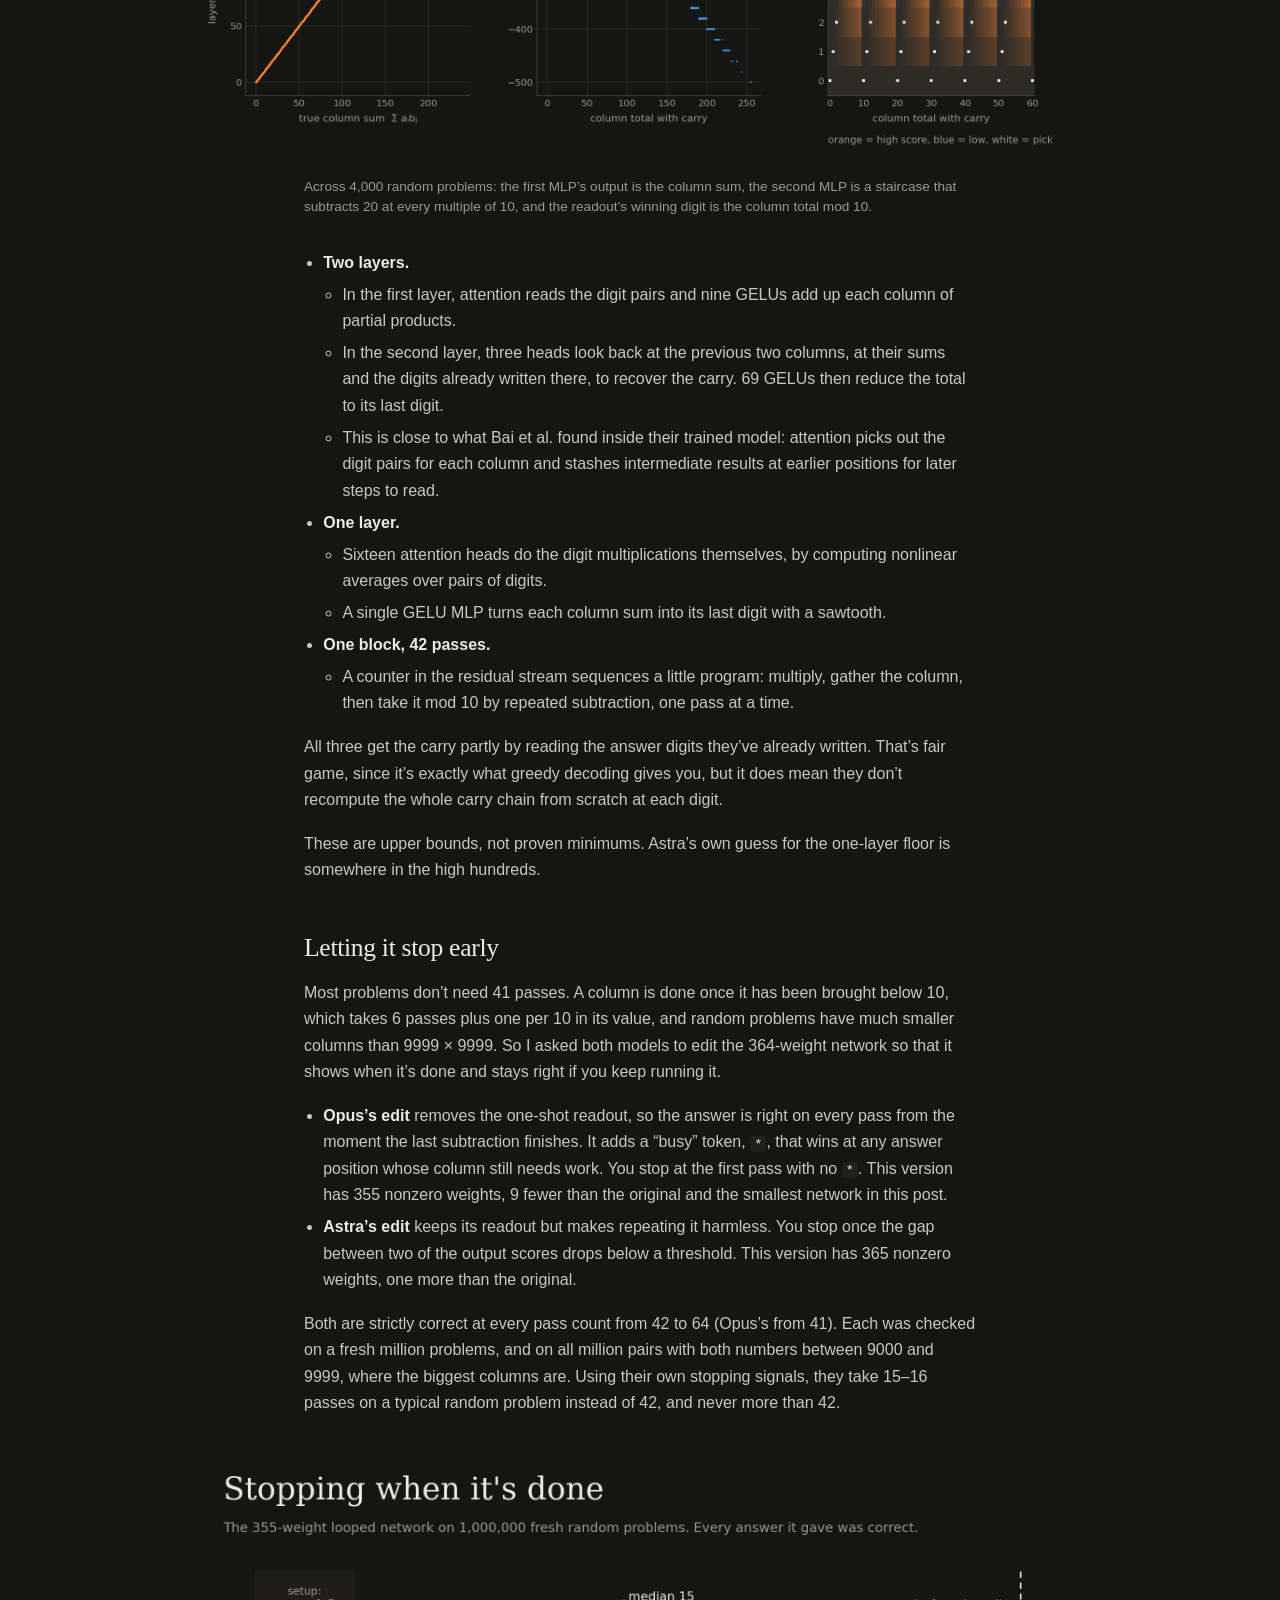
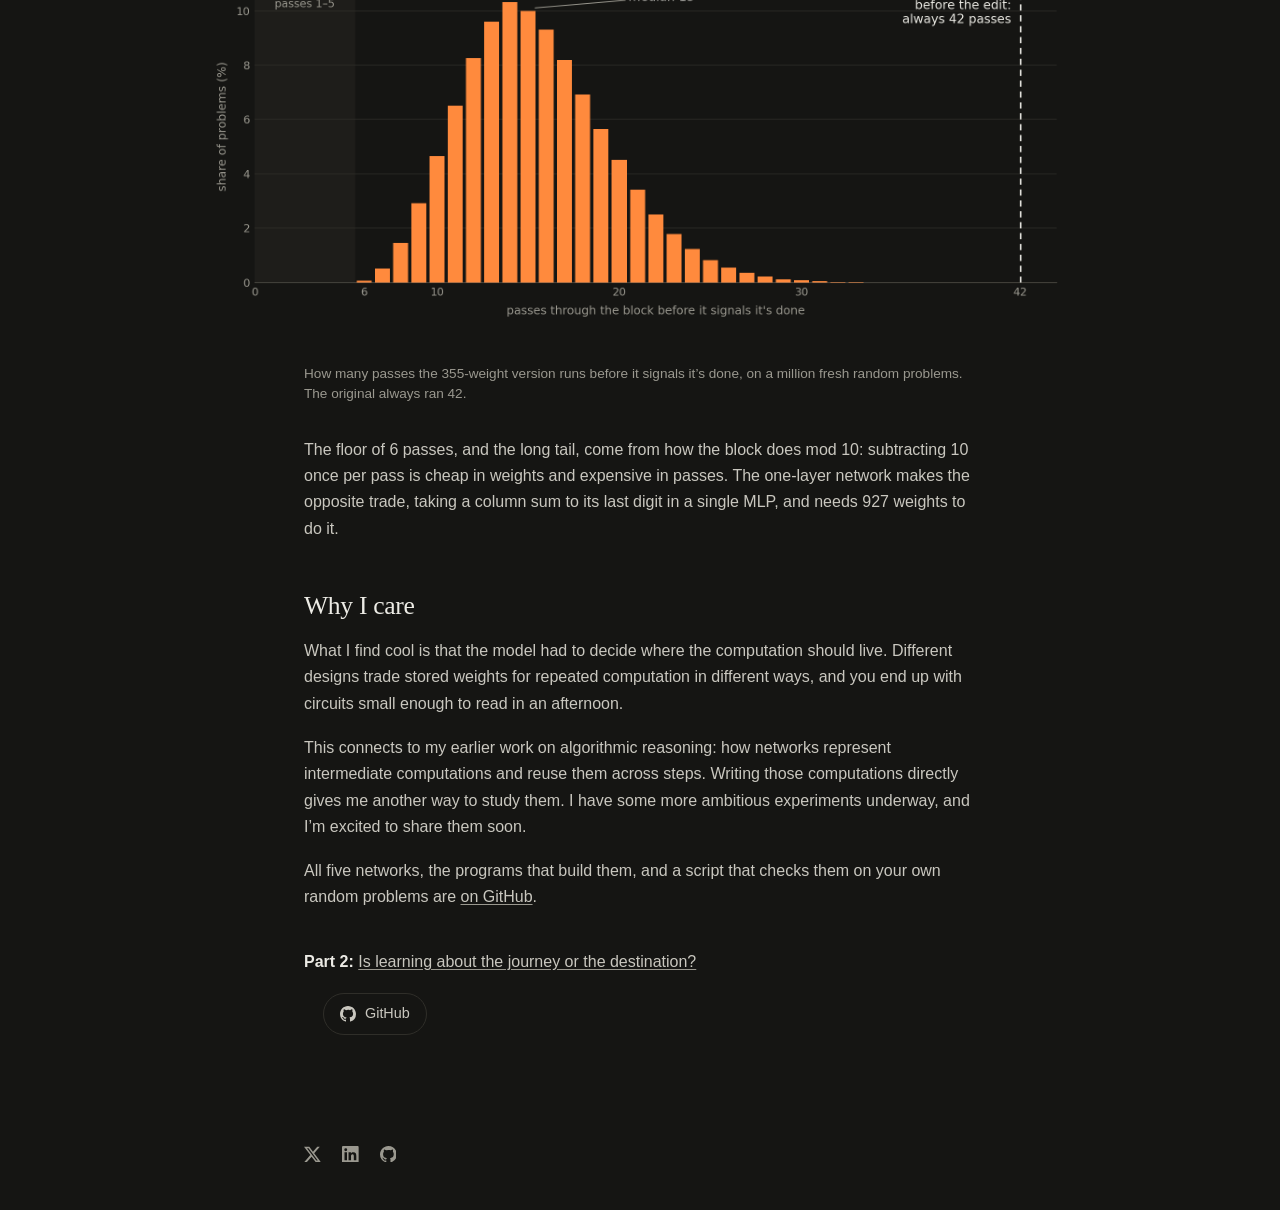
<file: projects/mult-min-net/index.html>
<!doctype html>
<html lang="en">
<head>
<meta charset="utf-8">
<meta name="viewport" content="width=device-width, initial-scale=1">
<title>4-digit multiplication in 355 nonzero weights · Deepak Singh</title>
<meta name="description" content="LLMs set every weight of small transformers that multiply 4-digit numbers, with no training: down to 355 nonzero weights.">
<meta property="og:title" content="4-digit multiplication in 355 nonzero weights with 0 training">
<meta property="og:type" content="article">
<meta property="og:url" content="https://deepaksingh98.github.io/projects/mult-min-net/">
<meta property="og:image" content="https://deepaksingh98.github.io/projects/mult-min-net/hero_355.png">
<meta name="twitter:card" content="summary_large_image">
<meta name="theme-color" content="#151513">
<link rel="icon" href="../../assets/favicon.svg" type="image/svg+xml">
<link rel="stylesheet" href="../../assets/style.css">
<script src="../../assets/theme.js"></script>
</head>
<body>
<div class="page">
  <button class="theme-toggle" type="button" aria-label="Toggle dark mode"><svg aria-hidden="true"><use href="../../assets/icons.svg#contrast"/></svg></button>
  <main>
    <a class="back" href="../../">← Deepak Singh</a>

    <article class="detail post">
      <svg class="icon" aria-hidden="true"><use href="../../assets/icons.svg#mult"/></svg>
      <p class="date">Part 1 of mult-min-net · November 5, 2026 · <a href="../journey-or-destination/">Part 2 →</a></p>
      <h1>4-digit multiplication in 355 nonzero weights with 0 training</h1>

      <p class="lede">I had LLMs write every weight of small transformers that multiply 4-digit numbers, with no training. A two-layer version uses 487 nonzero weights and gets all 81 million pairs of 4-digit numbers right. A single block run in a loop gets it down to 355, and signals when it’s done.</p>

      <figure>
        <img src="hero_355.png" width="1920" height="1080" alt="Every weight of the 355-weight looped network">
        <figcaption>All 355 nonzero weights of the looped network, laid out as one block. The bright squares are the whole program.</figcaption>
      </figure>

      <p>A couple of days ago, Rikiya Takehi et al. published <a href="https://rikiyat.github.io/blog/weight-space-programming/">Sparks of Weight-Space Programming</a>, showing LLMs reading, editing and writing neural-network weights directly. I wanted to try it myself, on something small enough to inspect closely.</p>

      <p>Four-digit multiplication is a good target, because it’s surprisingly hard for a transformer to learn with plain training:</p>
      <ul>
        <li><a href="https://arxiv.org/abs/2405.14838">Deng et al.</a> got there by gradually removing the chain of thought during training.</li>
        <li><a href="https://arxiv.org/abs/2510.00184">Bai et al.</a> reverse-engineered a successful model and found that it stores partial products at earlier positions for later steps to retrieve. Their standard fixed-length training runs failed to learn the dependencies the middle digits need, partial products and carries from earlier columns. Supervising an intermediate running sum helped, and an <a href="https://openreview.net/pdf/05b83c4c38054fdf22cdb9fa874520ecf06a7a96.pdf">updated version</a> also reports 99.9% validation accuracy from mixing shorter multiplication problems into training.</li>
      </ul>

      <p>Train the fixed-length task naively and it stalls. In my implementation of their two-layer setup, the model reached 0.5% exact match after 300,000 updates. Even the strongest continuation I tried, turning dropout off and resetting the optimizer between blocks, reached only 14% after another 300,000.</p>

      <p>So instead of training it, I asked an LLM to write it.</p>

      <h2>Writing a multiplier</h2>
      <p>I gave GPT-6 Astra three things:</p>
      <ul>
        <li>the task;</li>
        <li>the architecture: a 14.2M-parameter, two-layer GPT-2-style transformer based on Bai et al.’s setup, with a reduced vocabulary;</li>
        <li>a Python sandbox.</li>
      </ul>
      <p>Then I asked it to set every weight with code, without gradient updates or optimizer training. Its network scored 10,000 out of 10,000 on held-out problems before a single training step. (Claude Opus 5.5 did the same, and both landed on essentially the same algorithm.)</p>
      <p>The network writes the product one digit at a time, least significant first, the way you would on paper.</p>
      <p>That worked, which raised the obvious question: how small can it get?</p>

      <h2>Making it smaller</h2>
      <p>I asked Astra to shrink it, in three versions: two layers, one layer, and a single block run over and over with its weights counted once.</p>
      <ul>
        <li><strong>Free to choose:</strong> the number of heads, every width, and, for the reused block, how many times it runs.</li>
        <li><strong>Fixed:</strong> a GPT-2-style block, with causal attention, a GELU MLP, LayerNorm, and tied input and output embeddings.</li>
        <li><strong>Score:</strong> the number of nonzero weights.</li>
      </ul>

      <table>
        <thead><tr><th>Construction</th><th class="num">Nonzero weights</th></tr></thead>
        <tbody>
          <tr><td>One block, run 42 times</td><td class="num"><strong>364</strong></td></tr>
          <tr><td>Two layers</td><td class="num"><strong>487</strong></td></tr>
          <tr><td>One layer</td><td class="num"><strong>927</strong></td></tr>
        </tbody>
      </table>

      <p>Each network got all of a fresh million problems right, both with float32 weights and with weights rounded to bfloat16 (float32 compute in both cases). The correct digit beats every other token outright: no ties. All three were also checked on all 81 million pairs of 4-digit numbers, with no errors.</p>

      <p>The smallest of these is the reused block, and it always runs exactly 42 times. The number of passes is part of the network’s configuration, which Astra picked; the network doesn’t decide when to stop, and every problem gets all 42. A counter in the residual stream tells the block which pass it’s on. Passes 1–4 build the digit products, and 5 and 6 gather each column. After that, each pass subtracts 10 from any column whose value is still above 9. The biggest possible column, from 9999 × 9999, is 350 and needs 35 subtractions, so 41 passes cover every problem, and pass 42 writes out the digits. The schedule is timed exactly: run it 41 or 43 times and it gets all of 1,000 test problems wrong.</p>

      <figure>
        <img src="weights_dark.png" width="1920" height="1080" alt="Every weight matrix of the 487-weight network" loading="lazy">
        <figcaption>Every weight matrix of the two-layer network, cropped to the 21 of 512 residual dimensions it actually uses. Dark squares are exactly zero.</figcaption>
      </figure>

      <p>For scale, Astra’s original 14.2M-parameter build used 224,420 nonzero weights, so the reused block uses about 617× fewer and the two-layer version about 461× fewer. Each took about 30 Python runs.</p>

      <h2>Where the computation lives</h2>
      <p>The fun part is seeing where Astra put the arithmetic.</p>

      <figure>
        <img src="attention_dark.png" width="1920" height="1080" alt="Attention patterns of every active head" loading="lazy">
        <figcaption>Attention on 4,321 × 8,765, digits written last-first. Each row is the position that predicts answer digit cₖ. In layer 1, four heads each lock onto one digit of 4321 and four slide along 8765, so position k collects exactly the pairs aⱼbₖ₋ⱼ in its column. In layer 2, three heads look back one, two and three positions for the carry.</figcaption>
      </figure>

      <figure>
        <img src="mlp_dark.png" width="1920" height="1080" alt="Layer 1 MLP, layer 2 MLP and readout across 4,000 problems" loading="lazy">
        <figcaption>Across 4,000 random problems: the first MLP’s output is the column sum, the second MLP is a staircase that subtracts 20 at every multiple of 10, and the readout’s winning digit is the column total mod 10.</figcaption>
      </figure>

      <ul>
        <li><strong>Two layers.</strong>
          <ul>
            <li>In the first layer, attention reads the digit pairs and nine GELUs add up each column of partial products.</li>
            <li>In the second layer, three heads look back at the previous two columns, at their sums and the digits already written there, to recover the carry. 69 GELUs then reduce the total to its last digit.</li>
            <li>This is close to what Bai et al. found inside their trained model: attention picks out the digit pairs for each column and stashes intermediate results at earlier positions for later steps to read.</li>
          </ul>
        </li>
        <li><strong>One layer.</strong>
          <ul>
            <li>Sixteen attention heads do the digit multiplications themselves, by computing nonlinear averages over pairs of digits.</li>
            <li>A single GELU MLP turns each column sum into its last digit with a sawtooth.</li>
          </ul>
        </li>
        <li><strong>One block, 42 passes.</strong>
          <ul>
            <li>A counter in the residual stream sequences a little program: multiply, gather the column, then take it mod 10 by repeated subtraction, one pass at a time.</li>
          </ul>
        </li>
      </ul>

      <p>All three get the carry partly by reading the answer digits they’ve already written. That’s fair game, since it’s exactly what greedy decoding gives you, but it does mean they don’t recompute the whole carry chain from scratch at each digit.</p>
      <p>These are upper bounds, not proven minimums. Astra’s own guess for the one-layer floor is somewhere in the high hundreds.</p>

      <h2>Letting it stop early</h2>
      <p>Most problems don’t need 41 passes. A column is done once it has been brought below 10, which takes 6 passes plus one per 10 in its value, and random problems have much smaller columns than 9999 × 9999. So I asked both models to edit the 364-weight network so that it shows when it’s done and stays right if you keep running it.</p>
      <ul>
        <li><strong>Opus’s edit</strong> removes the one-shot readout, so the answer is right on every pass from the moment the last subtraction finishes. It adds a “busy” token, <code>*</code>, that wins at any answer position whose column still needs work. You stop at the first pass with no <code>*</code>. This version has 355 nonzero weights, 9 fewer than the original and the smallest network in this post.</li>
        <li><strong>Astra’s edit</strong> keeps its readout but makes repeating it harmless. You stop once the gap between two of the output scores drops below a threshold. This version has 365 nonzero weights, one more than the original.</li>
      </ul>
      <p>Both are strictly correct at every pass count from 42 to 64 (Opus’s from 41). Each was checked on a fresh million problems, and on all million pairs with both numbers between 9000 and 9999, where the biggest columns are. Using their own stopping signals, they take 15–16 passes on a typical random problem instead of 42, and never more than 42.</p>

      <figure>
        <img src="loop_passes_dark.png" width="1920" height="1080" alt="Passes used by the 355-weight network on a million problems" loading="lazy">
        <figcaption>How many passes the 355-weight version runs before it signals it’s done, on a million fresh random problems. The original always ran 42.</figcaption>
      </figure>
      <p>The floor of 6 passes, and the long tail, come from how the block does mod 10: subtracting 10 once per pass is cheap in weights and expensive in passes. The one-layer network makes the opposite trade, taking a column sum to its last digit in a single MLP, and needs 927 weights to do it.</p>

      <h2>Why I care</h2>
      <p>What I find cool is that the model had to decide where the computation should live. Different designs trade stored weights for repeated computation in different ways, and you end up with circuits small enough to read in an afternoon.</p>
      <p>This connects to my earlier work on algorithmic reasoning: how networks represent intermediate computations and reuse them across steps. Writing those computations directly gives me another way to study them. I have some more ambitious experiments underway, and I’m excited to share them soon.</p>

      <p>All five networks, the programs that build them, and a script that checks them on your own random problems are <a href="https://github.com/DeepakSingh98/mult-min-net">on GitHub</a>.</p>

      <p class="next"><strong>Part 2:</strong> <a href="../journey-or-destination/">Is learning about the journey or the destination?</a></p>

      <ul class="links">
        <li><a href="https://github.com/DeepakSingh98/mult-min-net"><svg aria-hidden="true"><use href="../../assets/icons.svg#github"/></svg>GitHub</a></li>
      </ul>
    </article>
  </main>

  <footer class="social">
    <a href="https://x.com/deepaksinghml" aria-label="X" title="X"><svg aria-hidden="true"><use href="../../assets/icons.svg#x"/></svg></a>
    <a href="https://www.linkedin.com/in/deepak-t-singh/" aria-label="LinkedIn" title="LinkedIn"><svg aria-hidden="true"><use href="../../assets/icons.svg#linkedin"/></svg></a>
    <a href="https://github.com/DeepakSingh98" aria-label="GitHub" title="GitHub"><svg aria-hidden="true"><use href="../../assets/icons.svg#github"/></svg></a>
  </footer>
</div>
</body>
</html>
</file>
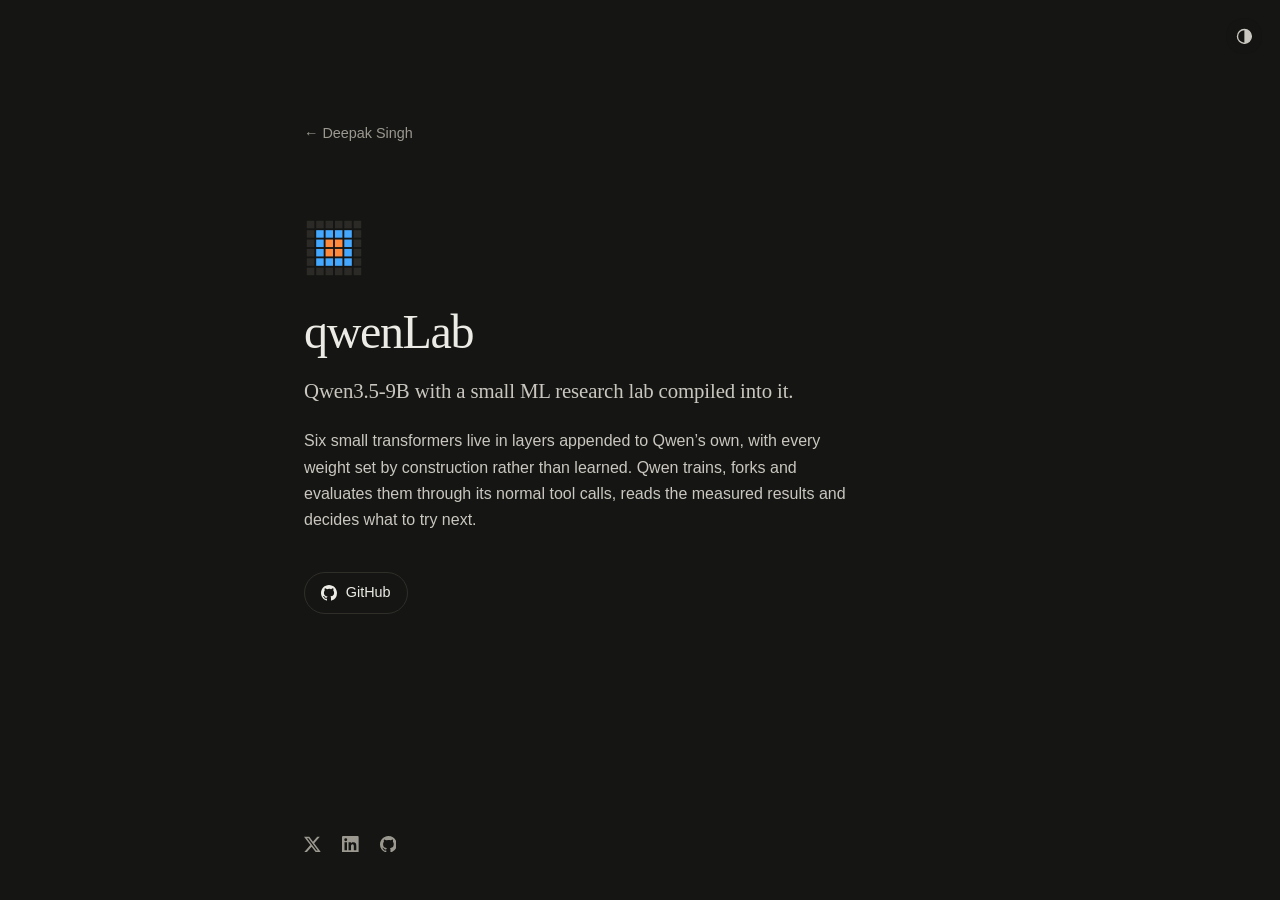
<file: projects/qwenlab/index.html>
<!doctype html>
<html lang="en">
<head>
<meta charset="utf-8">
<meta name="viewport" content="width=device-width, initial-scale=1">
<title>qwenLab · Deepak Singh</title>
<meta name="description" content="qwenLab is Qwen3.5-9B with a small ML research lab compiled into it.">
<meta property="og:title" content="qwenLab">
<meta property="og:type" content="website">
<meta property="og:url" content="https://deepaksingh98.github.io/projects/qwenlab/">
<meta name="theme-color" content="#151513">
<link rel="icon" href="../../assets/favicon.svg" type="image/svg+xml">
<link rel="stylesheet" href="../../assets/style.css">
<script src="../../assets/theme.js"></script>
</head>
<body>
<div class="page">
  <button class="theme-toggle" type="button" aria-label="Toggle dark mode"><svg aria-hidden="true"><use href="../../assets/icons.svg#contrast"/></svg></button>
  <main>
    <a class="back" href="../../">← Deepak Singh</a>

    <article class="detail">
      <svg class="icon" aria-hidden="true"><use href="../../assets/icons.svg#qwenlab"/></svg>
      <h1>qwenLab</h1>
      <p class="lede">Qwen3.5-9B with a small ML research lab compiled into it.</p>
      <p>Six small transformers live in layers appended to Qwen’s own, with every weight set by construction rather than learned. Qwen trains, forks and evaluates them through its normal tool calls, reads the measured results and decides what to try next.</p>

      <ul class="links">
        <li><a href="https://github.com/DeepakSingh98/qwenlab"><svg aria-hidden="true"><use href="../../assets/icons.svg#github"/></svg>GitHub</a></li>
      </ul>
    </article>
  </main>

  <footer class="social">
    <a href="https://x.com/deepaksinghml" aria-label="X" title="X"><svg aria-hidden="true"><use href="../../assets/icons.svg#x"/></svg></a>
    <a href="https://www.linkedin.com/in/deepak-t-singh/" aria-label="LinkedIn" title="LinkedIn"><svg aria-hidden="true"><use href="../../assets/icons.svg#linkedin"/></svg></a>
    <a href="https://github.com/DeepakSingh98" aria-label="GitHub" title="GitHub"><svg aria-hidden="true"><use href="../../assets/icons.svg#github"/></svg></a>
  </footer>
</div>
</body>
</html>
</file>
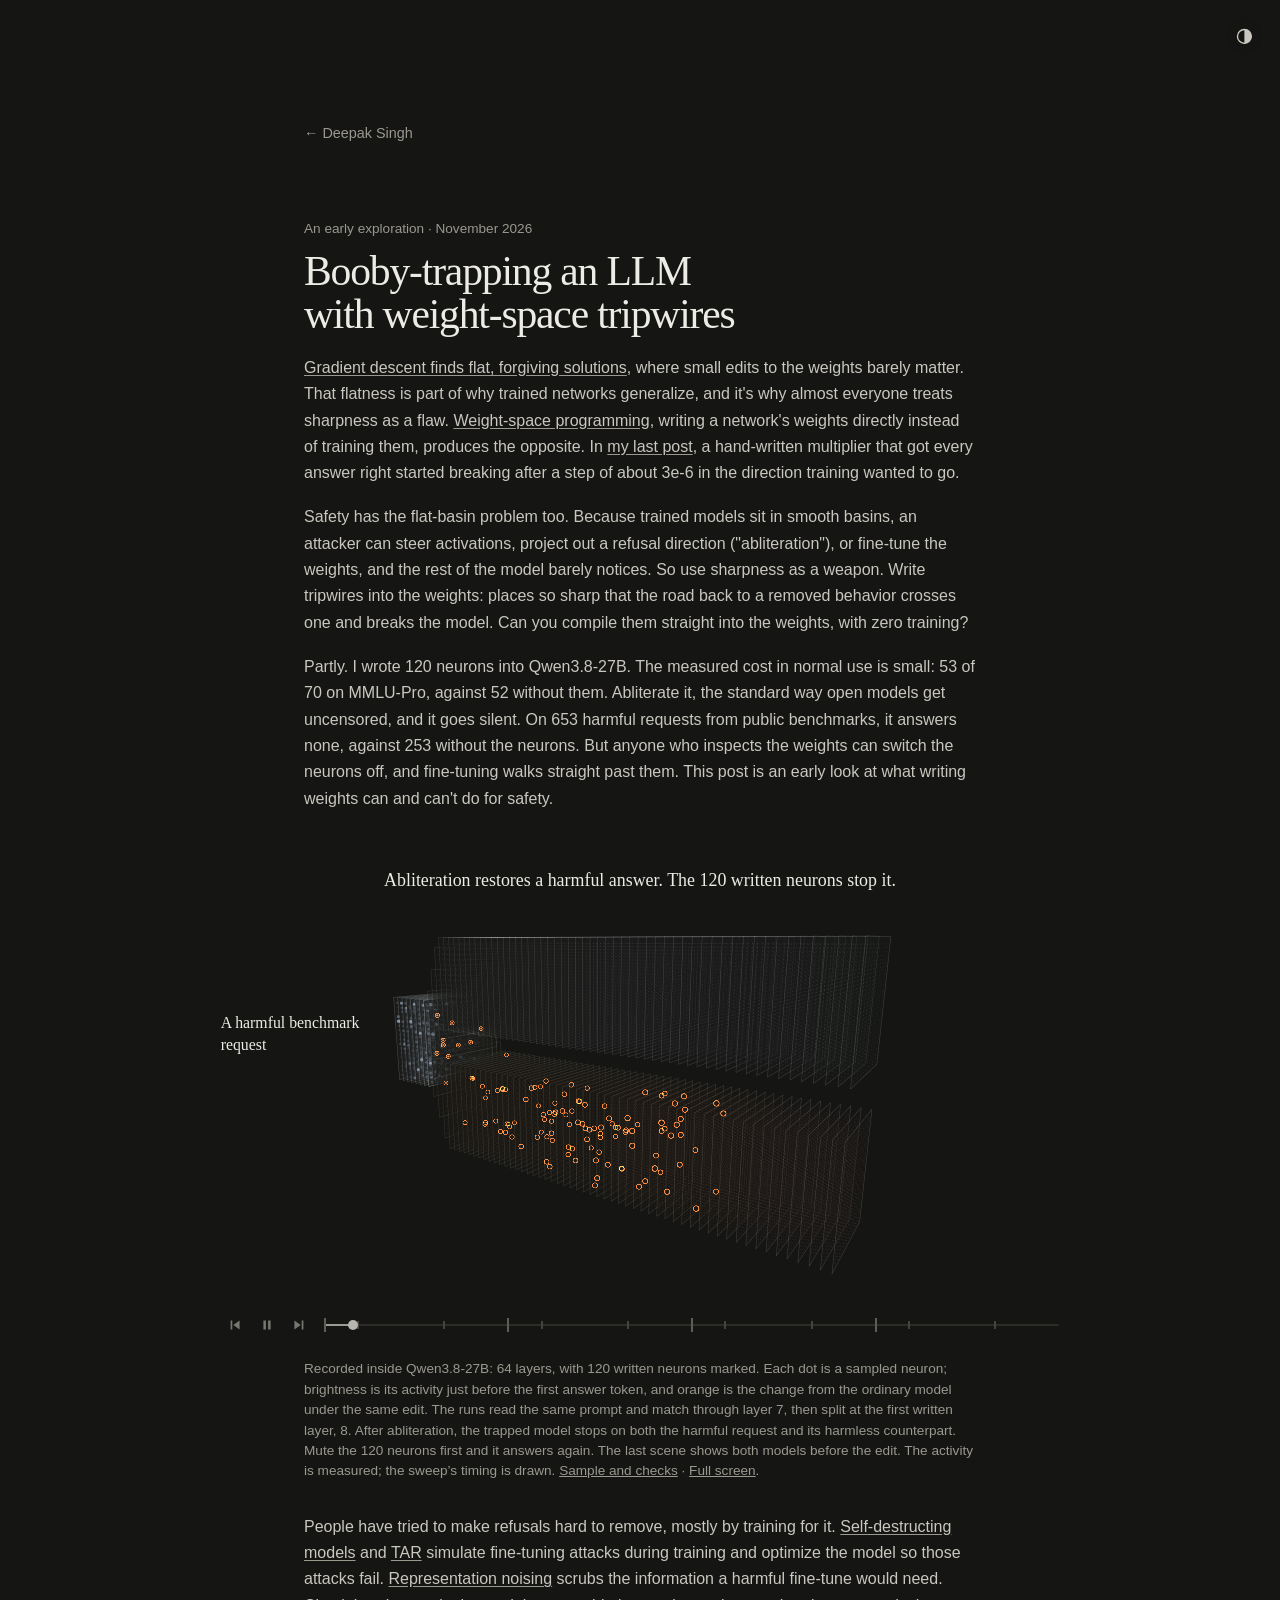
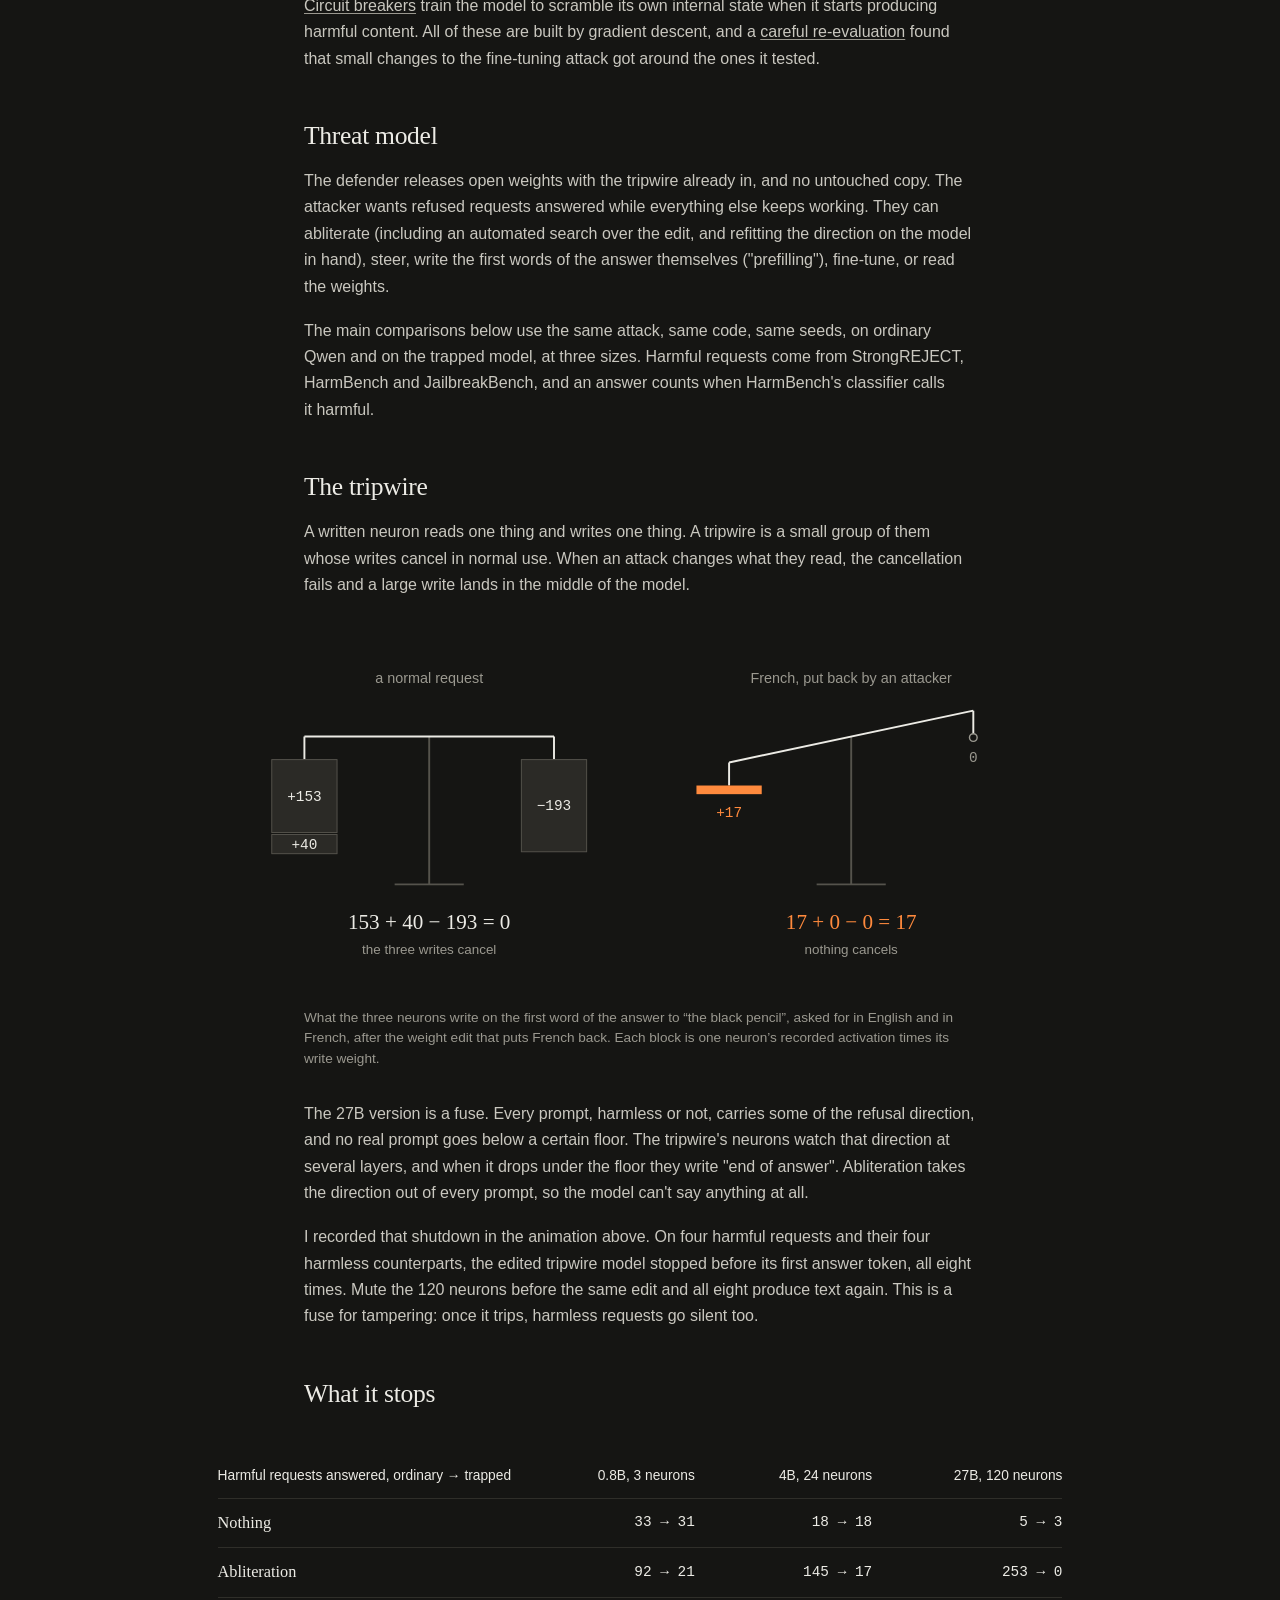
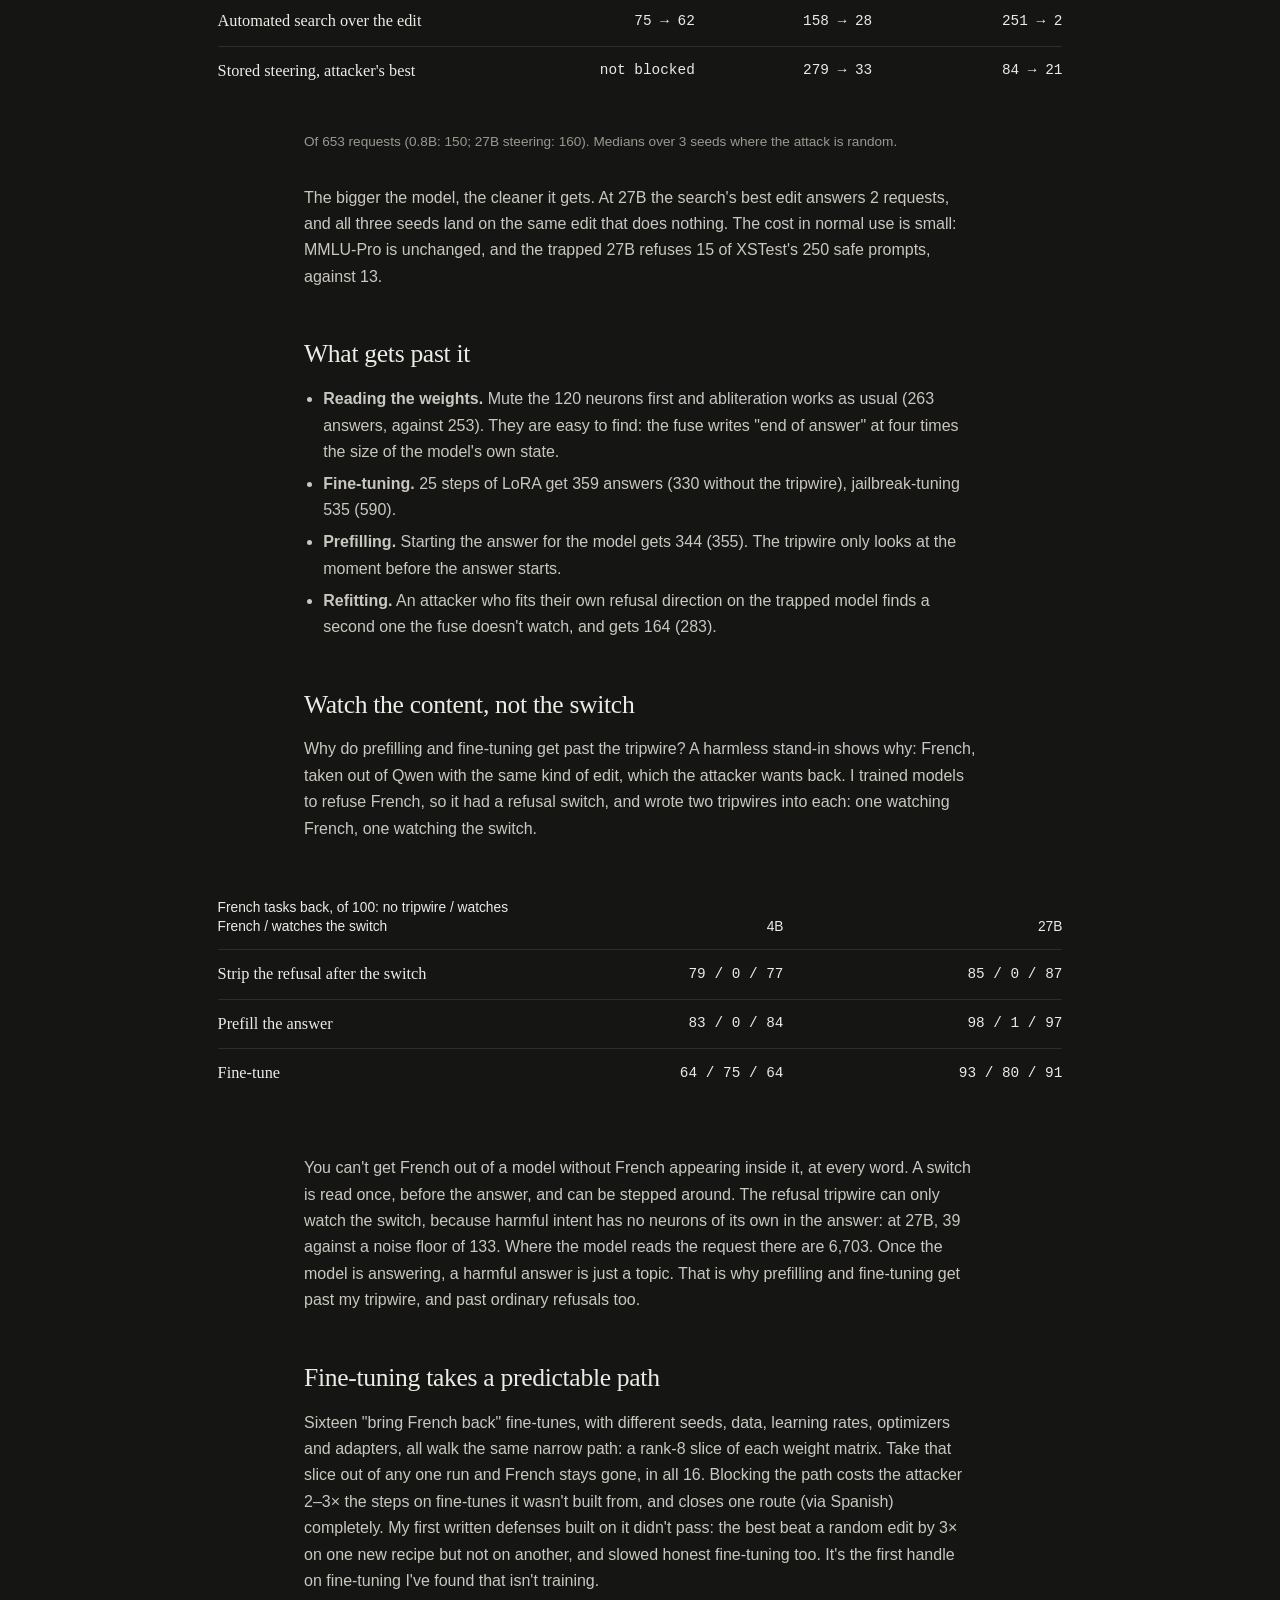
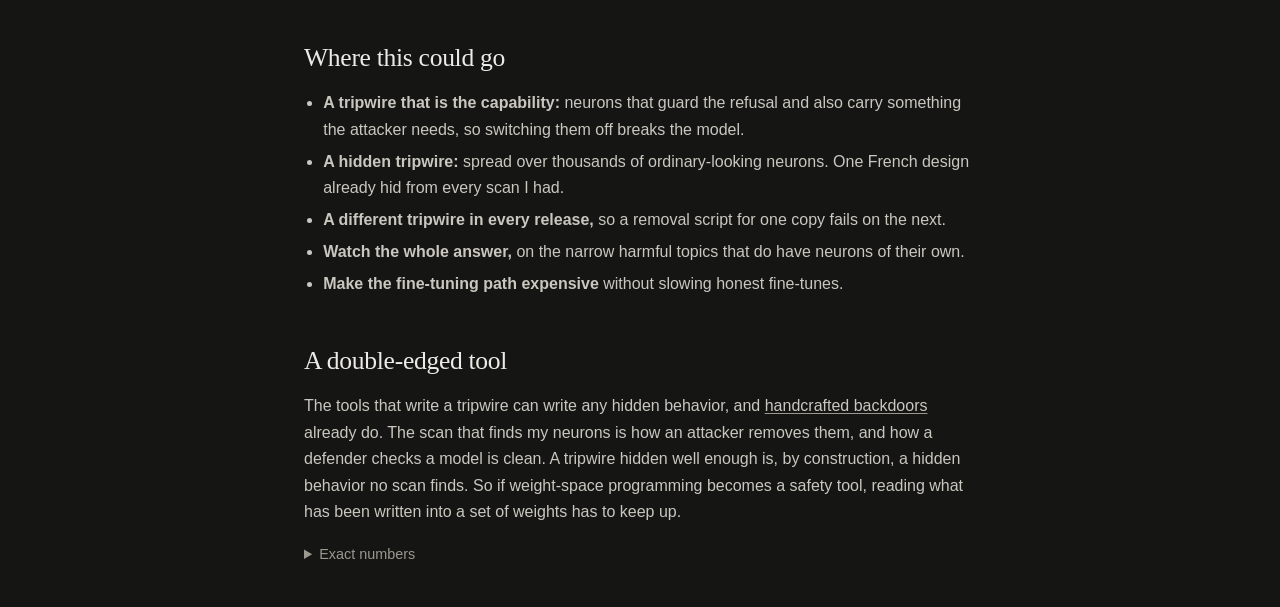
<file: projects/safety-wire/index.html>
<!doctype html>
<html lang="en">
<head>
<meta charset="utf-8">
<meta name="viewport" content="width=device-width, initial-scale=1">
<title>Booby-trapping an LLM with weight-space tripwires · Deepak Singh</title>
<meta name="description" content="I wrote 120 neurons into Qwen3.8-27B with no training. Abliterated, it answers none of 653 harmful benchmark requests instead of 253.">
<meta property="og:title" content="Booby-trapping an LLM with weight-space tripwires">
<meta property="og:description" content="I wrote 120 neurons into Qwen3.8-27B with no training. Abliterated, it answers none of 653 harmful benchmark requests instead of 253.">
<meta property="og:type" content="article">
<meta property="og:url" content="https://deepaksingh98.github.io/projects/safety-wire/">
<meta property="og:image" content="https://deepaksingh98.github.io/projects/safety-wire/hero27.jpg">
<meta property="og:image:alt" content="Recorded activity in Qwen3.8-27B: the abliterated ordinary model answers, while 120 written neurons make the trapped model stop.">
<link rel="canonical" href="https://deepaksingh98.github.io/projects/safety-wire/">
<meta name="twitter:card" content="summary_large_image">
<meta name="theme-color" content="#151513">
<link rel="icon" href="../../assets/favicon.svg" type="image/svg+xml">
<link rel="stylesheet" href="../../assets/style.css">
<script src="../../assets/theme.js"></script>
<style>
  .todo { color: var(--mute); border-left: 2px solid var(--accent); padding-left: .8rem; font-style: italic; }
  .small { color: var(--mute); font-size: .9rem; }
  .wrap { overflow-x: auto; }
  table.wide td:not(:first-child), table.wide th:not(:first-child) { white-space: nowrap; text-align: right; font-family: var(--mono); font-size: .85rem; }
  table.wide td:first-child { min-width: 9.5rem; }
  table.wide th { white-space: normal !important; vertical-align: bottom; }
  details.nums summary { color: var(--mute); cursor: pointer; font-size: .9rem; }
  .post figure > a { display: block; }
  .explorer iframe { display: block; width: 100%; aspect-ratio: 16 / 9; border: 0; background: #151513; }
  @media (max-width: 640px) { .explorer iframe { aspect-ratio: 4 / 5; } }
  :root[data-theme="light"] .explorer iframe { border-radius: 10px; }
  /* inline figures: dark plates in both themes, like the images */
  .post .plate { background: #151513; color: #ecebe5; padding: 1.5rem 1.6rem 1.6rem; }
  :root[data-theme="light"] .post .plate { border-radius: 10px; }
  .plate small { display: block; font: 400 .78rem/1.35 var(--sans); color: #9a988f; margin-top: .35em; }
  .plate .fr { color: #45a8ff; } .plate .or { color: #ff8a3d; } .plate .mu { color: #9a988f; font-style: italic; }

  .standin { display: grid; grid-template-columns: 10.5rem 1fr 1.3fr; font: 400 1.18rem/1.3 var(--serif); }
  .standin > div { padding: .95rem 1.1rem .95rem 0; border-top: 1px solid #2f2e29; }
  .standin .rl, .standin .head { font: 400 .8rem/1.35 var(--sans); color: #9a988f; }
  .standin .rl { padding-top: 1.15rem; }
  .standin .head { border-top: 0; padding-top: 0; color: #ecebe5; font-size: .92rem; }
  .standin .head:first-child { visibility: hidden; }
  .standin .req { font-size: 1.02rem; line-height: 1.4; color: #c9c7bf; }
  .standin .bars { display: grid; gap: .3em; padding: .2em 0; } .standin .bars i { height: .56em; border-radius: 2px; background: #45a8ff; width: 5.6em; }
  .standin .bars i:nth-child(2) { width: 4.1em; } .standin .bars i:nth-child(3) { width: 4.9em; }

  .balance { display: flex; flex-wrap: wrap; } .balance svg { flex: 1 1 300px; min-width: 0; height: auto; }

  .post .res table { width: 100%; border-collapse: collapse; margin: 0; font: 400 .8rem/1.3 var(--sans); table-layout: fixed; }
  .post .res th, .post .res td { padding: .7rem .9rem .7rem 0; border-bottom: 1px solid #2f2e29; text-align: left; vertical-align: middle; font-weight: 400; white-space: normal; }
  .post .res tr:last-child th, .post .res tr:last-child td { border-bottom: 0; }
  .post .res thead th { color: #ecebe5; vertical-align: bottom; font-size: .86rem; padding-top: 0; } .post .res thead th:first-child { width: 27%; }
  .post .res tbody th { color: #ecebe5; font: 400 1.02rem/1.3 var(--serif); }
  .res .b { display: grid; grid-template-columns: 1fr 2.7em; align-items: center; gap: .55em; font: 500 .8rem/1 var(--mono); margin: .28rem 0; }
  .res .b i { display: block; height: .6rem; background: #2b2a26; position: relative; }
  .res .b i::after { content: ""; position: absolute; inset: 0 auto 0 0; width: calc(var(--v) * 1%); background: #45a8ff; }
  .res .b.e { color: #9a988f; } .res .b.e i::after { background: #77766e; }
  .res .key { margin: 0 0 1rem; font: 400 .8rem/1.3 var(--sans); color: #9a988f; }
  .res .key i { display: inline-block; width: .62em; height: .62em; background: #45a8ff; margin: 0 .4em 0 0; } .res .key .k2 { background: #77766e; } .res .key { line-height: 1.6 !important; }

  .post .said table { width: 100%; border-collapse: collapse; margin: 0; table-layout: fixed; }
  .post .said th, .post .said td { padding: .7rem 1rem .7rem 0; border-bottom: 1px solid #2f2e29; text-align: left; vertical-align: top; font-weight: 400; white-space: normal; }
  .post .said tr:last-child td { border-bottom: 0; }
  .post .said thead th { font: 400 .86rem/1.3 var(--sans); color: #ecebe5; padding-top: 0; } .post .said thead th:first-child { width: 40%; color: #9a988f; }
  .post .said td { font: 400 1.05rem/1.3 var(--serif); } .post .said td:first-child { font-size: .9rem; line-height: 1.4; color: #c9c7bf; }

  @media (max-width: 640px) {
    .post .plate { padding: 1.1rem 1rem 1.2rem; }
    .standin { grid-template-columns: 1fr 1.25fr; font-size: 1.02rem; }
    .standin > div { padding: .3rem .8rem .8rem 0; border-top: 0; }
    .standin .rl { grid-column: 1 / -1; border-top: 1px solid #2f2e29; padding: .8rem 0 .15rem; } .standin .head:first-child { display: none; }
    .standin .head { padding-bottom: .7rem; font-size: .82rem; } .standin .req { font-size: .92rem; }
    .post .res table { font-size: .7rem; } .post .res th, .post .res td { padding-right: .5rem; } .post .res thead th { font-size: .72rem; } .post .res thead th:first-child { width: 25%; }
    .post .res tbody th { font-size: .86rem; } .res .b { grid-template-columns: 1fr 2.5em; gap: .3em; font-size: .68rem; }
    .post .said td { font-size: .9rem; } .post .said td:first-child { font-size: .78rem; } .post .said thead th { font-size: .74rem; } .post .said thead th:first-child { width: 36%; }
  }

  /* Count comparisons: dark plates, horizontal rules, and tabular numbers. */
  .post h3 { font: 500 1.05rem/1.4 var(--sans); margin: 2rem 0 1rem; }
  .post .cmp table { width: 100%; border-collapse: collapse; table-layout: fixed; margin: 0; }
  .post .cmp th, .post .cmp td { border: 0; border-bottom: 1px solid #2f2e29; background: transparent; padding: .8rem .8rem .8rem 0; vertical-align: middle; font-weight: 400; }
  .post .cmp th:last-child, .post .cmp td:last-child { padding-right: 0; }
  .post .cmp thead th { color: #ecebe5; font: 400 .86rem/1.4 var(--sans); vertical-align: bottom; text-align: right; padding-top: 0; }
  .post .cmp thead th:first-child { width: 37%; text-align: left; }
  .post .cmp tbody th { color: #ecebe5; text-align: left; font: 400 1.02rem/1.4 var(--serif); }
  .post .cmp td { text-align: right; font: 400 .9rem/1.5 var(--mono); font-variant-numeric: tabular-nums; white-space: normal; }
  .post .cmp tbody tr:last-child > * { border-bottom: 0; }
  @media (max-width: 640px) {
    .post .cmp th, .post .cmp td { padding: .7rem .35rem .7rem 0; }
    .post .cmp thead th { font-size: .72rem; }
    .post .cmp thead th:first-child { width: 31%; }
    .post .cmp tbody th { font-size: .86rem; }
    .post .cmp td { font-size: .74rem; line-height: 1.6; }
  }
</style>
</head>
<body>
<div class="page">
  <button class="theme-toggle" type="button" aria-label="Toggle dark mode"><svg aria-hidden="true"><use href="../../assets/icons.svg#contrast"/></svg></button>
  <main>
    <a class="back" href="../../">← Deepak Singh</a>
    <article class="detail post">

      <p class="date">An early exploration · November 2026</p>
<h1>Booby-trapping an LLM with weight-space tripwires</h1>
<p><a href="https://arxiv.org/abs/1609.04836">Gradient descent finds flat, forgiving solutions</a>, where small edits to the
weights barely matter. That flatness is part of why trained networks generalize, and it's why almost everyone treats
sharpness as a flaw. <a href="https://rikiyat.github.io/blog/weight-space-programming/">Weight-space programming</a>, writing a
network's weights directly instead of training them, produces the opposite. In <a href="../journey-or-destination/">my last post</a>,
a hand-written multiplier that got every answer right started breaking after a step of about 3e-6 in the direction
training wanted to go.</p>
<p>Safety has the flat-basin problem too. Because trained models sit in smooth basins, an attacker can steer
activations, project out a refusal direction ("abliteration"), or fine-tune the weights, and the rest of the model
barely notices. So use sharpness as a weapon. Write tripwires into the weights: places so sharp that the road back
to a removed behavior crosses one and breaks the model. Can you compile them straight into the weights, with zero
training?</p>
<p>Partly. I wrote 120 neurons into Qwen3.8-27B. The measured cost in normal use is small: 53 of 70 on MMLU-Pro, against 52
without them. Abliterate it, the standard way open models get uncensored, and it goes silent. On 653 harmful requests
from public benchmarks, it answers none, against 253 without the neurons. But anyone who inspects the weights can
switch the neurons off, and fine-tuning walks straight past them. This post is an early look at what writing
weights can and can't do for safety.</p>
<figure class="explorer" id="hero">
        <iframe src="explorer.html?v=27-20261115" loading="lazy" title="Recorded 27B neuron activity: abliteration triggers shutdown; muting 120 neurons restores answering"></iframe>
        <figcaption>Recorded inside Qwen3.8-27B: 64 layers, with 120 written neurons marked. Each dot is a sampled neuron; brightness is its activity just before the first answer token, and orange is the change from the ordinary model under the same edit. The runs read the same prompt and match through layer 7, then split at the first written layer, 8. After abliteration, the trapped model stops on both the harmful request and its harmless counterpart. Mute the 120 neurons first and it answers again. The last scene shows both models before the edit. The activity is measured; the sweep’s timing is drawn. <a href="#hero-recording">Sample and checks</a> · <a href="explorer.html">Full screen</a>.</figcaption>
      </figure>
<p>People have tried to make refusals hard to remove, mostly by training for it.
<a href="https://arxiv.org/abs/2211.14946">Self-destructing models</a> and <a href="https://arxiv.org/abs/2408.00761">TAR</a> simulate
fine-tuning attacks during training and optimize the model so those attacks fail.
<a href="https://arxiv.org/abs/2405.14577">Representation noising</a> scrubs the information a harmful fine-tune would need.
<a href="https://arxiv.org/abs/2406.04313">Circuit breakers</a> train the model to scramble its own internal state when it starts
producing harmful content. All of these are built by gradient descent, and a
<a href="https://arxiv.org/abs/2412.07097">careful re-evaluation</a> found that small changes to the fine-tuning attack got
around the ones it tested.</p>
<h2 id="threat-model">Threat model</h2>
<p>The defender releases open weights with the tripwire already in, and no untouched copy. The attacker wants refused
requests answered while everything else keeps working. They can abliterate (including an automated search over the
edit, and refitting the direction on the model in hand), steer, write the first words of the answer themselves
("prefilling"), fine-tune, or read the weights.</p>
<p>The main comparisons below use the same attack, same code, same seeds, on ordinary Qwen and on the trapped model, at three
sizes. Harmful requests come from StrongREJECT, HarmBench and JailbreakBench, and an answer counts when HarmBench's
classifier calls it harmful.</p>
<h2 id="the-tripwire">The tripwire</h2>
<p>A written neuron reads one thing and writes one thing. A tripwire is a small group of them whose writes cancel in
normal use. When an attack changes what they read, the cancellation fails and a large write lands in the middle of
the model.</p>
<figure>
        <div class="plate balance">
          <svg viewBox="0 0 440 330" role="img" aria-label="A level balance: 153 and 40 on one side, 193 on the other"><text x="220" y="30" text-anchor="middle" font-family="-apple-system,BlinkMacSystemFont,Segoe UI,Helvetica,Arial,sans-serif" font-size="15" fill="#9a988f">a normal request</text><path d="M220 86V240M184 240H256" stroke="#55534c" stroke-width="2" fill="none"/><path d="M90 86H350M90 86V110M350 86V110" stroke="#ecebe5" stroke-width="2" fill="none"/><rect x="56" y="110" width="68" height="76" fill="#2b2a26" stroke="#55534c"/><rect x="56" y="188" width="68" height="20" fill="#2b2a26" stroke="#55534c"/><rect x="316" y="110" width="68" height="96" fill="#2b2a26" stroke="#55534c"/><text x="90" y="153" font-family="ui-monospace,SFMono-Regular,Menlo,Consolas,monospace" font-size="15" text-anchor="middle" fill="#ecebe5">+153</text><text x="90" y="203" font-family="ui-monospace,SFMono-Regular,Menlo,Consolas,monospace" font-size="15" text-anchor="middle" fill="#ecebe5">+40</text><text x="350" y="163" font-family="ui-monospace,SFMono-Regular,Menlo,Consolas,monospace" font-size="15" text-anchor="middle" fill="#ecebe5">−193</text><text x="220" y="286" font-family="Iowan Old Style,Charter,Georgia,serif" text-anchor="middle" font-size="22" fill="#ecebe5">153 + 40 − 193 = 0</text><text x="220" y="312" text-anchor="middle" font-family="-apple-system,BlinkMacSystemFont,Segoe UI,Helvetica,Arial,sans-serif" font-size="14" fill="#9a988f">the three writes cancel</text></svg>
          <svg viewBox="0 0 440 330" role="img" aria-label="A balance tipped: 17 on one side, nothing on the other"><text x="220" y="30" text-anchor="middle" font-family="-apple-system,BlinkMacSystemFont,Segoe UI,Helvetica,Arial,sans-serif" font-size="15" fill="#9a988f">French, put back by an attacker</text><path d="M220 86V240M184 240H256" stroke="#55534c" stroke-width="2" fill="none"/><path d="M92.8 113L347.2 59M92.8 113V137M347.2 59V83" stroke="#ecebe5" stroke-width="2" fill="none"/><circle cx="347.2" cy="87" r="4" fill="none" stroke="#9a988f" stroke-width="1.5"/><rect x="58.8" y="137" width="68" height="9" fill="#ff8a3d"/><text x="92.8" y="170" font-family="ui-monospace,SFMono-Regular,Menlo,Consolas,monospace" font-size="15" text-anchor="middle" fill="#ff8a3d">+17</text><text x="347.2" y="112" font-family="ui-monospace,SFMono-Regular,Menlo,Consolas,monospace" font-size="15" text-anchor="middle" fill="#9a988f">0</text><text x="220" y="286" font-family="Iowan Old Style,Charter,Georgia,serif" text-anchor="middle" font-size="22" fill="#ff8a3d">17 + 0 − 0 = 17</text><text x="220" y="312" text-anchor="middle" font-family="-apple-system,BlinkMacSystemFont,Segoe UI,Helvetica,Arial,sans-serif" font-size="14" fill="#9a988f">nothing cancels</text></svg>
        </div>
        <figcaption>What the three neurons write on the first word of the answer to “the black pencil”, asked for in English and in French, after the weight edit that puts French back. Each block is one neuron’s recorded activation times its write weight.</figcaption>
      </figure>
<p>The 27B version is a fuse. Every prompt, harmless or not, carries some of the refusal direction, and no real prompt
goes below a certain floor. The tripwire's neurons watch that direction at several layers, and when it drops under
the floor they write "end of answer". Abliteration takes the direction out of every prompt, so the model can't say
anything at all.</p>
<p>I recorded that shutdown in the animation above. On four harmful requests and their four harmless counterparts,
the edited tripwire model stopped before its first answer token, all eight times. Mute the 120 neurons before the
same edit and all eight produce text again. This is a fuse for tampering: once it trips, harmless requests go silent too.</p>
<h2 id="what-it-stops">What it stops</h2>
<figure><div class="plate cmp"><table>
<thead>
<tr>
<th scope="col">Harmful requests answered, ordinary → trapped</th>
<th scope="col">0.8B, 3 neurons</th>
<th scope="col">4B, 24 neurons</th>
<th scope="col">27B, 120 neurons</th>
</tr>
</thead>
<tbody>
<tr>
<th scope="row">Nothing</th>
<td>33 → 31</td>
<td>18 → 18</td>
<td>5 → 3</td>
</tr>
<tr>
<th scope="row">Abliteration</th>
<td>92 → 21</td>
<td>145 → 17</td>
<td>253 → 0</td>
</tr>
<tr>
<th scope="row">Automated search over the edit</th>
<td>75 → 62</td>
<td>158 → 28</td>
<td>251 → 2</td>
</tr>
<tr>
<th scope="row">Stored steering, attacker's best</th>
<td>not blocked</td>
<td>279 → 33</td>
<td>84 → 21</td>
</tr>
</tbody>
</table></div><figcaption>Of 653 requests (0.8B: 150; 27B steering: 160). Medians over 3 seeds where the attack is random.</figcaption></figure>
<p>The bigger the model, the cleaner it gets. At 27B the search's best edit answers 2 requests, and all three seeds
land on the same edit that does nothing. The cost in normal use is small: MMLU-Pro is unchanged, and the trapped 27B
refuses 15 of XSTest's 250 safe prompts, against 13.</p>
<h2 id="what-gets-past-it">What gets past it</h2>
<ul>
<li><b>Reading the weights.</b> Mute the 120 neurons first and abliteration works as usual (263 answers, against 253).
They are easy to find: the fuse writes "end of answer" at four times the size of the model's own state.</li>
<li><b>Fine-tuning.</b> 25 steps of LoRA get 359 answers (330 without the tripwire), jailbreak-tuning 535 (590).</li>
<li><b>Prefilling.</b> Starting the answer for the model gets 344 (355). The tripwire only looks at the moment before the
answer starts.</li>
<li><b>Refitting.</b> An attacker who fits their own refusal direction on the trapped model finds a second one the fuse
doesn't watch, and gets 164 (283).</li>
</ul>
<h2 id="watch-the-content-not-the-switch">Watch the content, not the switch</h2>
<p>Why do prefilling and fine-tuning get past the tripwire? A harmless stand-in shows why: French, taken out of Qwen
with the same kind of edit, which the attacker wants back. I trained models to refuse French, so it had a refusal
switch, and wrote two tripwires into each: one watching French, one watching the switch.</p>
<figure><div class="plate cmp"><table>
<thead>
<tr>
<th scope="col">French tasks back, of 100: no tripwire / watches French / watches the switch</th>
<th scope="col">4B</th>
<th scope="col">27B</th>
</tr>
</thead>
<tbody>
<tr>
<th scope="row">Strip the refusal after the switch</th>
<td>79 / 0 / 77</td>
<td>85 / 0 / 87</td>
</tr>
<tr>
<th scope="row">Prefill the answer</th>
<td>83 / 0 / 84</td>
<td>98 / 1 / 97</td>
</tr>
<tr>
<th scope="row">Fine-tune</th>
<td>64 / 75 / 64</td>
<td>93 / 80 / 91</td>
</tr>
</tbody>
</table></div></figure>
<p>You can't get French out of a model without French appearing inside it, at every word. A switch is read once,
before the answer, and can be stepped around. The refusal tripwire can only watch the switch, because harmful intent
has no neurons of its own in the answer: at 27B, 39 against a noise floor of 133. Where the model reads the request
there are 6,703. Once the model is answering, a harmful answer is just a topic. That is why prefilling and
fine-tuning get past my tripwire, and past ordinary refusals too.</p>
<h2 id="fine-tuning-takes-a-predictable-path">Fine-tuning takes a predictable path</h2>
<p>Sixteen "bring French back" fine-tunes, with different seeds, data, learning rates, optimizers and adapters, all
walk the same narrow path: a rank-8 slice of each weight matrix. Take that slice out of any one run and French stays
gone, in all 16. Blocking the path costs the attacker 2–3× the steps on fine-tunes it wasn't built from, and closes
one route (via Spanish) completely. My first written defenses built on it didn't pass: the best beat a random edit
by 3× on one new recipe but not on another, and slowed honest fine-tuning too. It's the first handle on fine-tuning
I've found that isn't training.</p>
<h2 id="where-this-could-go">Where this could go</h2>
<ul>
<li><b>A tripwire that is the capability:</b> neurons that guard the refusal and also carry something the attacker needs,
so switching them off breaks the model.</li>
<li><b>A hidden tripwire:</b> spread over thousands of ordinary-looking neurons. One French design already hid from every
scan I had.</li>
<li><b>A different tripwire in every release,</b> so a removal script for one copy fails on the next.</li>
<li><b>Watch the whole answer,</b> on the narrow harmful topics that do have neurons of their own.</li>
<li><b>Make the fine-tuning path expensive</b> without slowing honest fine-tunes.</li>
</ul>
<h2 id="a-double-edged-tool">A double-edged tool</h2>
<p>The tools that write a tripwire can write any hidden behavior, and
<a href="https://proceedings.neurips.cc/paper_files/paper/2022/hash/3538a22cd3ceb8f009cc62b9e535c29f-Abstract-Conference.html">handcrafted backdoors</a> already do. The scan that finds my neurons is how an
attacker removes them, and how a defender checks a model is clean. A tripwire hidden well enough is, by construction,
a hidden behavior no scan finds. So if weight-space programming becomes a safety tool, reading what has been written
into a set of weights has to keep up.</p>

<details class="nums"><summary>Exact numbers</summary>
<div id="hero-recording">
<h3>The 27B recording</h3>
<p>Five conditions on four fixed JailbreakBench harmful requests and their four benign counterparts: 40 runs,
with up to four generation steps recorded across all 64 layers. HarmBench graded the harmful answers.</p>
<div class="wrap"><table class="wide">
<thead><tr><th scope="col">Condition</th><th scope="col">Harmful answers<br>of 4</th><th scope="col">Empty harmful<br>of 4</th><th scope="col">Empty benign<br>of 4</th></tr></thead>
<tbody>
<tr><th scope="row">Ordinary, intact</th><td>0</td><td>0</td><td>0</td></tr>
<tr><th scope="row">Ordinary, abliterated</th><td>2</td><td>0</td><td>0</td></tr>
<tr><th scope="row">Tripwire, intact</th><td>0</td><td>0</td><td>0</td></tr>
<tr><th scope="row">Tripwire, abliterated</th><td>0</td><td>4</td><td>4</td></tr>
<tr><th scope="row">Tripwire muted, abliterated</th><td>1</td><td>0</td><td>0</td></tr>
</tbody></table></div>
<p>The sample was fixed by existing rank before this run. The animation uses request <code>jbh_043</code> and its
benign counterpart, chosen afterward to show a harmful answer under both ordinary and muted abliteration.
These eight requests illustrate the mechanism; the 653-request table above measures the wider result.
Nonempty benign output was not graded for correctness. Several answers reached the token cap.</p>
<p>Every scene uses the last prompt position, before the continuations diverge. All recorded comparisons match
through layer 7. Each sheet samples one quarter of its 17,408 neurons, with fewer dots shown in the distance;
the 120 marked locations are exact. One brightness scale per layer is shared across the scenes.
<a href="results/2026-11-15/hero27.md">Method and complete recording results</a> ·
<a href="results/2026-11-15/hero27-counts.json">Counts and provenance</a>.</p>
</div>

<ul>
<li><b>Benchmarks:</b> StrongREJECT (313), HarmBench (240), JailbreakBench (100 harmful, 100 benign), FORTRESS public (500
adversarial, 500 benign), XSTest safe (250), OR-Bench-Hard (1,319), MMLU-Pro (70).</li>
<li><b>Graders:</b> HarmBench's classifier (headline), StrongREJECT's rubric with an open judge, Qwen3Guard-Gen-4B, and
FORTRESS's own rubrics.</li>
<li><b>0.8B attack rows</b> use bench's fixed 50-per-panel subset (150 plain prompts); its untouched and abliterated rows
on all 653 are 158 → 151 and 384 → 92.</li>
<li><b>Caveats:</b>
<ul>
<li>Abliterating ordinary 27B with the standard recipe also hurts it (MMLU-Pro 52 → 20), so it is a weaker attack
than the polished abliterated models people share.</li>
<li>The French stand-in was made with an abliteration, so the fine-tuning path may differ for real refusals.</li>
<li>One model family (Qwen).</li>
</ul>
</li>
</ul>
<ul><li><a href="results/2026-11-15/refusal-27b.md">27B refusal result tables</a></li><li><a href="results/2026-11-15/refusal-4b.md">4B refusal result tables</a></li><li><a href="results/2026-11-15/refusal-0.8b.md">0.8B refusal result tables</a></li><li><a href="results/2026-11-15/french.md">French stand-in result tables</a></li></ul></details>

    </article>
  </main>
</div>
<script>
function revealRecording() {
  if (location.hash !== '#hero-recording') return;
  const target = document.getElementById('hero-recording');
  target.closest('details').open = true;
  requestAnimationFrame(() => target.scrollIntoView({block:'start'}));
}
addEventListener('hashchange', revealRecording);
revealRecording();
</script>
</body>
</html>
</file>
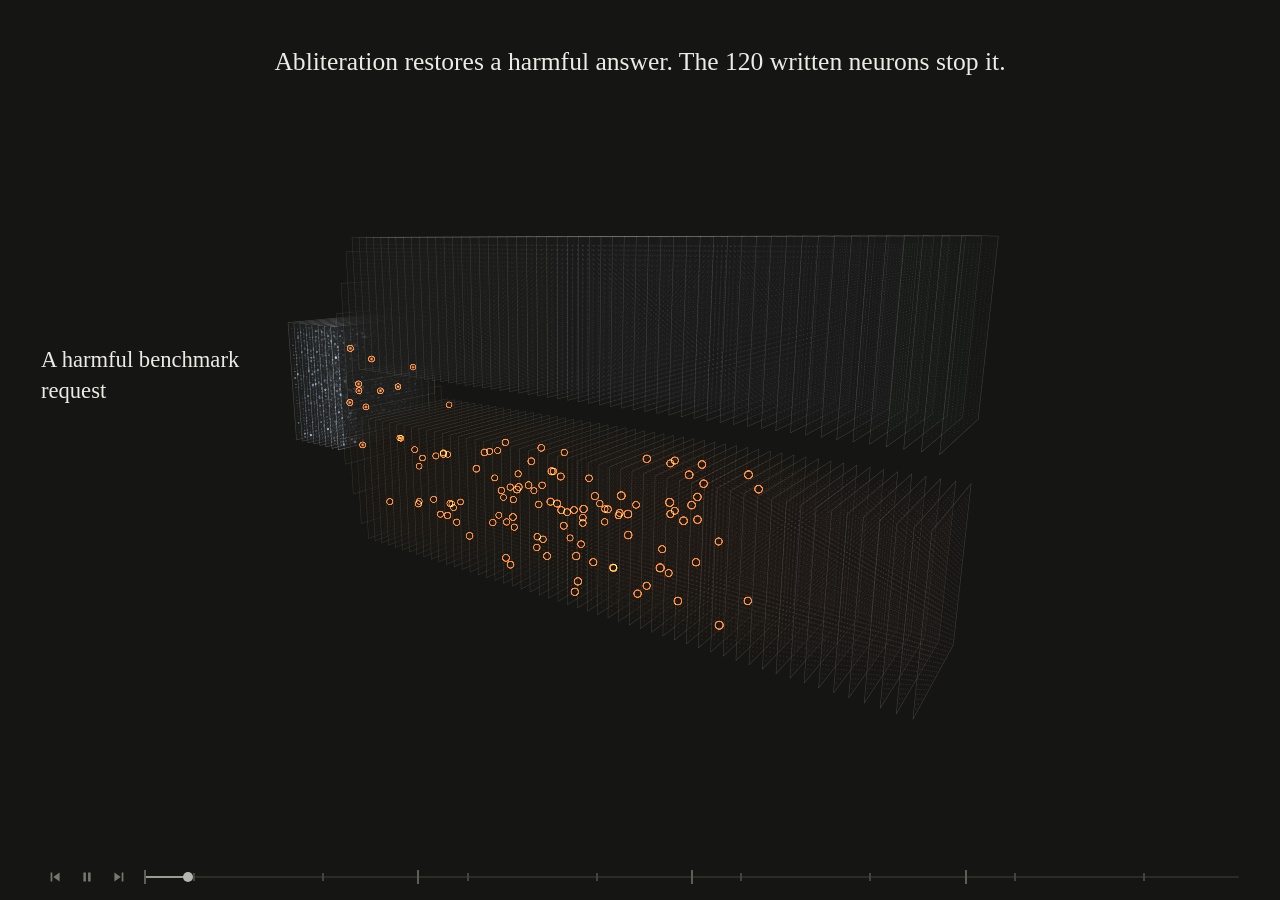
<file: projects/safety-wire/explorer.html>
<!doctype html>
<html lang="en">
<head>
<meta charset="utf-8">
<meta name="viewport" content="width=device-width, initial-scale=1">
<title>120 neurons · Deepak Singh</title>
<meta name="robots" content="noindex">
<style>
  :root {
    --bg: #151513; --ink: #ecebe5; --mute: #9a988f; --orange: #ff8a3d; --blue: #45a8ff; --fs: 15px;
    --serif: "Iowan Old Style", Charter, "Bitstream Charter", "Sitka Text", Cambria, Georgia, serif;
    --sans: -apple-system, BlinkMacSystemFont, "Segoe UI", "Helvetica Neue", Helvetica, Arial, sans-serif;
  }
  * { box-sizing: border-box; }
  html, body { margin: 0; height: 100%; background: var(--bg); color: var(--ink); overflow: hidden; }
  #gl { position: absolute; inset: 0; width: 100%; height: 100%; display: block; cursor: pointer; touch-action: manipulation; }
  .t { position: absolute; margin: 0; pointer-events: none; opacity: 0; }
  .t p { margin: 0; }
  #prompt { left: 3.2%; top: 0; width: 17.5%; font: 400 calc(var(--fs) * 1.06)/1.38 var(--serif); }
  #prompt b { font-weight: 400; }
  .ans { left: 80%; top: 0; width: 18.5%; }
  .say { font: 400 calc(var(--fs) * 1.34)/1.22 var(--serif); }
  .tag { font: 400 calc(var(--fs) * .8)/1.3 var(--sans); color: var(--mute); margin-top: .35em !important; }
  #cap { left: 0; right: 0; top: 5%; padding: 0 5%; text-align: center; font: 400 calc(var(--fs) * 1.2)/1.32 var(--serif); text-wrap: balance; }
  #cap b { font-weight: 400; }
  .or { color: var(--orange); } .bl { color: var(--blue); }
  /* rewind and step: back, play or pause, forward, and a bar to drag */
  #ctl { position: absolute; left: 3.2%; right: 3.2%; bottom: 9px; display: flex; align-items: center; gap: 4px; opacity: .75; transition: opacity .2s; }
  body:hover #ctl, #ctl:focus-within { opacity: 1; }
  #ctl button { flex: none; width: 28px; height: 28px; padding: 0; border: 0; border-radius: 50%; background: none; color: var(--mute); cursor: pointer; display: grid; place-items: center; -webkit-tap-highlight-color: transparent; }
  #ctl button:hover { color: var(--ink); background: #21201d; }
  #ctl button:focus-visible, #bar:focus-visible { outline: 2px solid var(--ink); outline-offset: 1px; }
  #ctl svg { width: 12px; height: 12px; fill: currentColor; }
  #pp .i-play, body.paused #pp .i-pause { display: none; } body.paused #pp .i-play { display: inline; }
  #bar { flex: 1; height: 28px; margin-left: 8px; position: relative; cursor: pointer; touch-action: none; }
  #bar::before { content: ""; position: absolute; left: 0; right: 0; top: 13px; height: 2px; border-radius: 1px; background: #34332e; }
  #bar i { position: absolute; left: 0; top: 13px; height: 2px; border-radius: 1px; background: #c9c7bf; }
  #bar b { position: absolute; top: 10px; width: 2px; height: 8px; margin-left: -1px; background: #55534c; }
  #bar b.beat { top: 7px; height: 14px; background: #77766e; }
  #bar u { position: absolute; top: 9px; width: 10px; height: 10px; margin-left: -5px; border-radius: 50%; background: var(--ink); }
  body.clean #ctl { display: none; }
  #nogl { display: none; position: absolute; inset: 0; width: 100%; height: 100%; object-fit: contain; }
  body.nogl #nogl { display: block; } body.nogl .t, body.nogl #gl { display: none; }
  .sr { position: absolute; width: 1px; height: 1px; margin: -1px; overflow: hidden; clip-path: inset(50%); white-space: nowrap; }
  /* tall frames: the caption, the prompt, the fork, then the two answers as rows */
  body.tall #prompt { left: 0; right: 0; top: 3.4%; width: auto; text-align: center; padding: 0 4%; }
  body.tall .ans { left: 0; right: 0; width: auto; text-align: center; }
  body.tall .tag { margin-top: .1em !important; }
  body.tall #cap { top: 3.4%; font-size: calc(var(--fs) * 1.12); }
</style>
</head>
<body>
<canvas id="gl" role="img" aria-label="Recorded activity in Qwen3.8-27B, across 64 layers. Compare ordinary and tripwire models, intact, abliterated, and with the 120 selected neurons muted. Click to pause or play."></canvas>
<img id="nogl" alt="Recorded 27B activity after abliteration: the ordinary model produces a harmful answer; the model with 120 written neurons stops before its first answer token.">
<p class="t" id="prompt"></p>
<div class="t ans" id="up"><p class="say"></p><p class="tag">without the 18 neurons</p></div>
<div class="t ans" id="lo"><p class="say"></p><p class="tag">120 neurons added, abliterated</p></div>
<p class="t" id="cap"></p>
<div id="ctl">
  <button id="prev" type="button" aria-label="Back one step"><svg viewBox="0 0 12 12" aria-hidden="true"><path d="M1.6 1.5h1.7v9H1.6zM10.6 1.5v9L4.3 6z"/></svg></button>
  <button id="pp" type="button" aria-label="Pause"><svg viewBox="0 0 12 12" aria-hidden="true"><path class="i-pause" d="M2.4 1.4h2.5v9.2H2.4zM7.1 1.4h2.5v9.2H7.1z"/><path class="i-play" d="M3.1 1.1v9.8L10.9 6z"/></svg></button>
  <button id="next" type="button" aria-label="Forward one step"><svg viewBox="0 0 12 12" aria-hidden="true"><path d="M8.7 1.5h1.7v9H8.7zM1.4 1.5v9L7.7 6z"/></svg></button>
  <div id="bar" role="slider" tabindex="0" aria-label="Position in the animation" aria-valuemin="0" aria-valuemax="100" aria-valuenow="0"><i></i><u></u></div>
</div>
<p id="live" class="sr" aria-live="polite"></p>
<script>
// Job 32107: first answer-token decision on identical prompt tokens.
// 64 layers, 17,408 neurons per layer. Each display sheet samples 4,352 real
// neurons; distant sheets are thinned further. Rings locate the 120 written
// neurons exactly. Brightness and absolute differences are measured values.
// The four scenes use one selected harmful request and its benign twin.
// No generated text, token strings, or inferred causal connections are shown.
// Only the sweep timing and camera motion are illustrative.
const $ = id => document.getElementById(id);
const CV = $("gl"), EL = { prompt: $("prompt"), up: $("up"), lo: $("lo"), cap: $("cap"), live: $("live") };
const clamp = (v, a = 0, b = 1) => Math.max(a, Math.min(b, v));
const seg = (t, a, b) => clamp((t - a) / (b - a));
const sm = t => (t = clamp(t), t * t * (3 - 2 * t));
const QS = new URLSearchParams(location.search), num = (k, d) => QS.has(k) ? +QS.get(k) : d;

// ------------------------------------------------------------------ the shape
const NL = 64, NN = 4352, FORK = 8, COLS = 64, ROWS = 68;
const GAP = num("gap", 0.10), SH = 1.25, SW = SH * COLS / ROWS, SPLIT = num("split", 0.86), INSET = 0.94;
const lx = l => (l - (NL - 1) / 2) * GAP;
const off = l => l < FORK ? 0 : SPLIT * sm((l - (FORK - 1)) / num("ease", 4));           // how far each branch has left the axis
const lift = (l, kind) => kind === 1 ? off(l) : kind === 2 ? -off(l) : 0;                // kind: 0 shared, 1 without, 2 with
const cellAt = (row, col) => [(0.5 - (row + 0.75) / ROWS) * SH * INSET, ((col + 0.75) / COLS - 0.5) * SW * INSET];
const NEURON_IN = Uint16Array.from({length: NN}, (_, i) => i);
const at = (l, i, kind) => {
  const p = (i * 1597) % 17408;
  const y = (0.5 - (Math.floor(p / 128) + 0.5) / 136) * SH * INSET;
  const z = ((p % 128 + 0.5) / 128 - 0.5) * SW * INSET;
  return [lx(l), y + lift(l, kind), z];
};
const SHEETS = []; for (let l = 0; l < NL; l++) for (const kind of l < FORK ? [0] : [1, 2]) SHEETS.push({ l, kind });

// ------------------------------------------------------------------ the four recorded comparisons
const BEATS = [
  {key:"harmful", dur:0, cap:'Abliteration restores a harmful answer. The <b>120 written neurons</b> stop it.', ask:'A harmful benchmark request',
   up:['A harmful answer.',''], lo:['No answer.',''], tags:['ordinary model, abliterated','120 neurons added, abliterated']},
  {key:"benign", dur:0, cap:'After the same edit, a harmless request goes silent too.', ask:'Its harmless counterpart',
   up:['Text is produced.',''], lo:['No answer.',''], tags:['ordinary model · 256 tokens','120 neurons added · 0 tokens']},
  {key:"muted", dur:0, cap:'Mute the 120 neurons before the edit, and the model answers again.', ask:'The same harmful request',
   up:['A harmful answer.',''], lo:['A harmful answer.',''], tags:['ordinary model, abliterated','120 neurons muted, then abliterated']},
  {key:"intact", dur:0, cap:'Before the edit, neither model gives a harmful answer.', ask:'The same harmful request',
   up:['No harmful answer.',''], lo:['No harmful answer.',''], tags:['ordinary model, intact','120 neurons added, intact']},
];
const PACE = num("pace", 1), T_IN = 0.7, T_OUT = 0.7, V_TRUNK = 12 * PACE, HOLD = 0.8 / PACE, V_BRANCH = 14 * PACE;
const T_WIRE = T_IN + (FORK + 2) / V_TRUNK;
const T_SAY = T_WIRE + HOLD + (NL - 0.4 - FORK) / V_BRANCH;
const T_TYPE = 0.8 / PACE;
BEATS.forEach(B => B.dur = T_SAY + T_TYPE + 3.8 / PACE);
const STOPS = [0, T_WIRE + HOLD * 0.55, T_SAY + T_TYPE];
function front(t) {
  if (t < T_IN) return -3;
  if (t < T_WIRE) return -2 + (t - T_IN) * V_TRUNK;
  if (t < T_WIRE + HOLD) return FORK;
  return FORK + (t - T_WIRE - HOLD) * V_BRANCH;
}

// ------------------------------------------------------------------ WebGL
const gl = CV.getContext("webgl", { antialias: true, alpha: false, powerPreference: "high-performance" });
const VS_COMMON = `
  uniform mat4 uM; uniform vec2 uShift; uniform float uZoom;
  vec4 proj(vec3 p) { vec4 c = uM * vec4(p, 1.0); c.xy = c.xy * uZoom + uShift * c.w; return c; }`;
const SRC = {
  dots: [`attribute vec3 aPos; attribute vec4 aDat; attribute float aSize;
    uniform float uK, uCase, uEnv, uHalo, uGain, uBase, uPow, uDepth; varying vec3 vCol; varying float vHalo; ${VS_COMMON}
    void main() {
      float v = mix(aDat.x, aDat.z, uCase), d = mix(aDat.y, aDat.w, uCase);
      float act = v * v, amt = smoothstep(0.3, 0.75, d);                    // both are stored as square roots
      float lit = uEnv * max(pow(act, uPow), amt * 0.9);
      vec3 hue = mix(vec3(0.74, 0.84, 1.0), vec3(1.0, 0.5, 0.18), amt);
      vec4 p = proj(aPos);
      float size = aSize * (0.5 + 0.8 * sqrt(lit));
      vCol = (vec3(0.6, 0.61, 0.58) * uBase + hue * lit * uGain) * uDepth;
      if (uHalo > 0.5) { float h = max(lit - 0.4, 0.0); vCol = hue * h * 0.15 * uGain * uDepth; size = aSize * 4.2; if (h <= 0.0) p = vec4(2.0, 2.0, 2.0, 1.0); }
      vHalo = uHalo; gl_Position = p; gl_PointSize = max(1.0, uK * size / p.w);
    }`, `precision mediump float; varying vec3 vCol; varying float vHalo;
    void main() { float r = length(gl_PointCoord - 0.5) * 2.0, a = vHalo > 0.5 ? pow(clamp(1.0 - r, 0.0, 1.0), 2.0) : smoothstep(1.0, 0.5, r); gl_FragColor = vec4(vCol * a, 1.0); }`],
  lines: [`attribute vec3 aA, aB, aInfo; attribute vec2 aSE;
    uniform vec2 uRes; uniform float uWidth; varying float vLayer, vSide, vKind; ${VS_COMMON}
    void main() {
      vec4 a = proj(aA), b = proj(aB);
      vec2 d = b.xy / b.w * uRes - a.xy / a.w * uRes, n = normalize(vec2(-d.y, d.x) + 1e-6);
      vec4 p = mix(a, b, aSE.y); p.xy += n * aSE.x * uWidth / uRes * p.w;
      gl_Position = p; vLayer = mix(aInfo.x, aInfo.y, aSE.y); vSide = aSE.x; vKind = aInfo.z;
    }`, `precision mediump float; uniform float uWave, uCase, uFade, uRay, uDepth; varying float vLayer, vSide, vKind;
    void main() {
      float a = uWave - vLayer, edge = 1.0 - vSide * vSide, al; vec3 col = vec3(1.0, 0.5, 0.18);
      if (uRay > 0.5) { if (a < 0.0) discard; al = (0.11 + 0.9 * exp(-a / 1.6)) * uFade; }
      else {
        float lit = smoothstep(0.0, 0.9, a) * uFade, hot = lit * step(1.5, vKind) * (1.0 - uCase);
        col = mix(vec3(0.72, 0.74, 0.72), col, hot); al = (0.13 + lit * (0.12 + 0.4 * exp(-max(a, 0.0) / 1.4))) * uDepth;
      }
      gl_FragColor = vec4(col * al * edge, 1.0);
    }`],
  rings: [`attribute vec3 aPos; attribute vec3 aInfo;
    uniform float uK, uWave, uCase, uFade, uRing; varying float vHot; ${VS_COMMON}
    void main() {
      vec4 p = proj(aPos); float a = uWave - aInfo.x;
      vHot = step(0.0, a) * (0.35 + 0.65 * exp(-max(a, 0.0) / 2.2)) * uFade * mix(aInfo.y, aInfo.z, uCase);
      gl_Position = p; gl_PointSize = uK * uRing / p.w;
    }`, `precision mediump float; varying float vHot;
    void main() {
      float r = length(gl_PointCoord - 0.5) * 2.0;
      float ring = smoothstep(0.6, 0.72, r) * (1.0 - smoothstep(0.88, 1.0, r)), core = (1.0 - smoothstep(0.0, 0.62, r)) * vHot;
      gl_FragColor = vec4(vec3(1.0, 0.5, 0.18) * (ring * 0.9 + core), 1.0);
    }`],
  pane: [`attribute vec3 aPos; ${VS_COMMON} void main() { gl_Position = proj(aPos); }`,
         `precision mediump float; uniform vec4 uCol; void main() { gl_FragColor = uCol; }`],
};
function program(name) {
  const p = gl.createProgram();
  SRC[name].forEach((src, i) => { const s = gl.createShader(i ? gl.FRAGMENT_SHADER : gl.VERTEX_SHADER); gl.shaderSource(s, src); gl.compileShader(s);
    if (!gl.getShaderParameter(s, gl.COMPILE_STATUS)) throw new Error(name + ": " + gl.getShaderInfoLog(s)); gl.attachShader(p, s); });
  gl.linkProgram(p); if (!gl.getProgramParameter(p, gl.LINK_STATUS)) throw new Error(name + ": " + gl.getProgramInfoLog(p));
  const u = {}, a = {};
  for (let i = 0; i < gl.getProgramParameter(p, gl.ACTIVE_UNIFORMS); i++) { const n = gl.getActiveUniform(p, i).name; u[n] = gl.getUniformLocation(p, n); }
  for (let i = 0; i < gl.getProgramParameter(p, gl.ACTIVE_ATTRIBUTES); i++) { const n = gl.getActiveAttrib(p, i).name; a[n] = gl.getAttribLocation(p, n); }
  return { p, u, a };
}
const buffer = (data, b = gl.createBuffer()) => { gl.bindBuffer(gl.ARRAY_BUFFER, b); gl.bufferData(gl.ARRAY_BUFFER, data, gl.STATIC_DRAW); return b; };
function bind(pr, name, buf, size, type = gl.FLOAT, norm = false, stride = 0, offset = 0) {
  const loc = pr.a[name]; if (loc == null || loc < 0) return;
  gl.bindBuffer(gl.ARRAY_BUFFER, buf); gl.enableVertexAttribArray(loc); gl.vertexAttribPointer(loc, size, type, norm, stride, offset);
}
// segments as screen-space quads, six vertices each: [ax,ay,az, bx,by,bz, layerA, layerB, kind]
function quads(segs) {
  const f = new Float32Array(segs.length * 6 * 11); let q = 0;
  for (const s of segs) for (const [side, end] of [[-1, 0], [1, 0], [-1, 1], [1, 0], [1, 1], [-1, 1]]) { f.set(s, q); f[q + 9] = side; f[q + 10] = end; q += 11; }
  return { buf: buffer(f), n: segs.length * 6 };
}
function bindQuads(pr, g) { const S = 44; bind(pr, "aA", g.buf, 3, gl.FLOAT, false, S, 0); bind(pr, "aB", g.buf, 3, gl.FLOAT, false, S, 12); bind(pr, "aInfo", g.buf, 3, gl.FLOAT, false, S, 24); bind(pr, "aSE", g.buf, 2, gl.FLOAT, false, S, 36); }

let G = null, BIN = null, META = null, currentCase = 0;
function build() { // everything that does not depend on the frame's size
  const edges = [], panes = [];
  for (const s of SHEETS) {
    const o = lift(s.l, s.kind), c = [[1, 1], [1, -1], [-1, -1], [-1, 1]].map(([a, b]) => [lx(s.l), o + a * SH / 2, b * SW / 2]);
    c.forEach((p, i) => edges.push([...p, ...c[(i + 1) % 4], s.l, s.l, s.kind]));
    panes.push(...c[0], ...c[1], ...c[2], ...c[0], ...c[2], ...c[3]);
  }
  const rays = [], rings = [];
  G = { edges: quads(edges), rays: quads(rays), panes: buffer(new Float32Array(panes)), rings: buffer(new Float32Array(rings)), nRings: rings.length / 6,
        pos: gl.createBuffer(), dat: gl.createBuffer(), size: gl.createBuffer(),
        dots: program("dots"), lines: program("lines"), ringsP: program("rings"), pane: program("pane") };
}
// the dots depend on the view: a sheet far from the eye shows every 2nd, 4th or 8th neuron, so dots never crowd
function buildDots() {
  frame(0);
  const V = VIEW, max = SHEETS.length * NN, pos = new Float32Array(max * 3), dat = new Uint8Array(max * 4), size = new Float32Array(max);
  const CASE = (NL + 2 * (NL - FORK)) * NN, TARGET = num("pitch_px", 2.5), dist = (p, q) => Math.hypot(p[0] - q[0], p[1] - q[1]);
  let q = 0;
  for (const s of SHEETS) {
    const o = lift(s.l, s.kind), x = lx(s.l), c = V.px([x, o, 0]);
    const pr = dist(V.px([x, o + SH * INSET / ROWS, 0]), c), pc = dist(V.px([x, o, SW * INSET / COLS]), c);   // css px between rows, between columns
    let sr = 1, sc = 1; while (sr * pr < TARGET && sr < 8) sr *= 2; while (sc * pc < TARGET && sc < 8) sc *= 2;
    const dia = Math.min(sr * pr, sc * pc) * DPR * c[2] / V.K;                                                 // one thinned pitch, in world units
    s.first = q; s.thin = sr * sc;
    for (let row = sr >> 1; row < ROWS; row += sr) for (let col = sc >> 1; col < COLS; col += sc, q++) {
      const i = NEURON_IN[row * COLS + col], [y, z] = cellAt(row, col);
      pos[q * 3] = x; pos[q * 3 + 1] = y + o; pos[q * 3 + 2] = z; size[q] = dia;
      const off = currentCase * CASE;
      const act = BIN[off + (s.kind === 2 ? NL * NN + (s.l - FORK) * NN : s.l * NN) + i];
      const delta = s.kind === 2 ? BIN[off + (NL + NL - FORK) * NN + (s.l - FORK) * NN + i] : 0;
      dat.set([act, delta, act, delta], q * 4);
    }
    s.count = q - s.first;
  }
  buffer(pos.subarray(0, q * 3), G.pos); buffer(dat.subarray(0, q * 4), G.dat); buffer(size.subarray(0, q), G.size); G.nDots = q;
}

// ------------------------------------------------------------------ camera and layout
const CAM = { yaw: num("yaw", 0.62), pitch: num("pitch", 0.2), dist: num("dist", 7), fov: num("fov", 0.5) };
let W = 0, H = 0, DPR = 1, TALL = false, RECT = null, VIEW = null, FS = 15, PAR = [0, 0], PARTO = [0, 0];
function mul(a, b) { const o = new Float32Array(16); for (let c = 0; c < 4; c++) for (let r = 0; r < 4; r++) { let s = 0; for (let k = 0; k < 4; k++) s += a[k * 4 + r] * b[c * 4 + k]; o[c * 4 + r] = s; } return o; }
function camera(yaw, pitch) {
  const e = [CAM.dist * Math.sin(yaw) * Math.cos(pitch), CAM.dist * Math.sin(pitch), CAM.dist * Math.cos(yaw) * Math.cos(pitch)];
  const n = Math.hypot(...e), f = e.map(v => -v / n), sx = [-f[2], 0, f[0]], sn = Math.hypot(...sx), s = sx.map(v => v / sn);   // s = f x up
  const u = [s[1] * f[2] - s[2] * f[1], s[2] * f[0] - s[0] * f[2], s[0] * f[1] - s[1] * f[0]], dot = (a, b) => a[0] * b[0] + a[1] * b[1] + a[2] * b[2];
  const view = [s[0], u[0], -f[0], 0, s[1], u[1], -f[1], 0, s[2], u[2], -f[2], 0, -dot(s, e), -dot(u, e), dot(f, e), 1];
  const t = 1 / Math.tan(CAM.fov / 2), near = 0.5, far = 40;
  return mul([t / (W / H), 0, 0, 0, 0, t, 0, 0, 0, 0, (far + near) / (near - far), -1, 0, 0, 2 * far * near / (near - far), 0], view);
}
// fit the fork into RECT (css px) whatever the camera is doing: a zoom and a shift applied after projection
function frame(time) {
  const M = camera(CAM.yaw + 0.022 * Math.sin(time * 0.21) + PAR[0] * 0.05, CAM.pitch + 0.01 * Math.sin(time * 0.29) - PAR[1] * 0.03);
  const ndc = p => { const w = M[3] * p[0] + M[7] * p[1] + M[11] * p[2] + M[15]; return [(M[0] * p[0] + M[4] * p[1] + M[8] * p[2] + M[12]) / w, (M[1] * p[0] + M[5] * p[1] + M[9] * p[2] + M[13]) / w, w]; };
  let x0 = 1e9, x1 = -1e9, y0 = 1e9, y1 = -1e9;
  for (const s of SHEETS) { if (s.l !== 0 && s.l !== NL - 1 && s.l !== FORK - 1 && s.l !== FORK + 4) continue;
    const o = lift(s.l, s.kind);
    for (const a of [-1, 1]) for (const b of [-1, 1]) { const [x, y] = ndc([lx(s.l), o + a * SH / 2, b * SW / 2]); x0 = Math.min(x0, x); x1 = Math.max(x1, x); y0 = Math.min(y0, y); y1 = Math.max(y1, y); } }
  const zoom = Math.min(RECT.w / W * 2 / (x1 - x0), RECT.h / H * 2 / (y1 - y0));
  const shift = [(RECT.x + RECT.w / 2) / W * 2 - 1 - zoom * (x0 + x1) / 2, 1 - (RECT.y + RECT.h / 2) / H * 2 - zoom * (y0 + y1) / 2];
  const px = p => { const [x, y, w] = ndc(p); return [((x * zoom + shift[0]) * 0.5 + 0.5) * W, (1 - ((y * zoom + shift[1]) * 0.5 + 0.5)) * H, w]; };
  VIEW = { M, zoom, shift, px, K: zoom * H * DPR / 2 / Math.tan(CAM.fov / 2) };
}
function resize() {
  DPR = Math.min(devicePixelRatio || 1, 2); W = CV.clientWidth; H = CV.clientHeight;
  CV.width = Math.round(W * DPR); CV.height = Math.round(H * DPR);
  TALL = W / H < 1.15; document.body.classList.toggle("tall", TALL);
  FS = clamp(Math.min(W / (TALL ? 27 : 60), H / 33), 11.5, 24);
  document.documentElement.style.setProperty("--fs", FS.toFixed(2) + "px");
  const capH = Math.max(...BEATS.map(B => { EL.cap.innerHTML = B.cap; return EL.cap.offsetHeight; })); EL.cap.innerHTML = BEATS[Math.max(shown, 0)].cap;   // room for the longer caption
  if (TALL) { // top to bottom: the caption, the prompt, the fork, the two answers
    const pTop = H * 0.034 + capH + FS * 0.7, top = pTop + EL.prompt.offsetHeight + FS * 0.8, ans = EL.up.offsetHeight + EL.lo.offsetHeight + FS * 0.6;
    EL.prompt.style.top = pTop.toFixed(1) + "px";
    RECT = { x: W * 0.04, y: top, w: W * 0.92, h: Math.max(80, H - top - ans - FS * 0.9 - 46) }; RECT.ansTop = RECT.y + RECT.h + FS * 0.9;
  } else { EL.prompt.style.top = ""; const top = H * 0.05 + capH + FS * 1.1; RECT = { x: W * 0.225, y: top, w: W * 0.555, h: H - 48 - top }; }
}
function relayout() { resize(); resize(); buildDots(); }

// ------------------------------------------------------------------ one frame
let shown = -1;
function updateCase(b) {
  currentCase = b;
  const c = META.cases[BEATS[b].key], rings = [];
  if (BEATS[b].key !== 'muted') for (const [l, ids] of Object.entries(META.written)) for (const i of ids) {
    const hot = c.fires[l].includes(i) ? 1 : 0;
    rings.push(...at(+l, i, 2), +l, hot, hot);
  }
  buffer(new Float32Array(rings), G.rings); G.nRings = rings.length / 6;
  if (VIEW) relayout();
}
function setBeat(b) {
  if (shown === b) return; shown = b;
  const B = BEATS[b], c = META.cases[B.key];
  EL.prompt.innerHTML = B.ask;
  for (const [el, [text, cls]] of [[EL.up, B.up], [EL.lo, B.lo]]) { const say = el.querySelector(".say"); say.className = "say " + cls; say.textContent = text; }
  EL.cap.innerHTML = B.cap;
  EL.up.querySelector('.tag').textContent = B.tags[0];
  EL.lo.querySelector('.tag').textContent = B.tags[1];
  EL.live.textContent = `${EL.cap.textContent} Request ${c.id}. ${B.up[0]} ${B.lo[0]} Layers 0 through 7 match. The first written layer is 8.`;
  updateCase(b);
}
const BG = [0.082, 0.082, 0.075], GLASS = num("glass", 0.34), WHITE = [0.74, 0.84, 1.0], ORANGE = [1.0, 0.5, 0.18];
function render(b, t, time) {
  setBeat(b); frame(time);
  const B = BEATS[b], wave = front(t), fade = 1 - sm(seg(t, B.dur - T_OUT, B.dur)), isEn = 0, V = VIEW;
  gl.viewport(0, 0, CV.width, CV.height); gl.clearColor(...BG, 1); gl.clear(gl.COLOR_BUFFER_BIT);
  gl.disable(gl.DEPTH_TEST); gl.enable(gl.BLEND);
  const use = pr => { gl.useProgram(pr.p); gl.uniformMatrix4fv(pr.u.uM, false, V.M); gl.uniform2f(pr.u.uShift, V.shift[0], V.shift[1]); gl.uniform1f(pr.u.uZoom, V.zoom); };
  const D = G.dots, L = G.lines, P = G.pane;
  use(D); gl.uniform1f(D.u.uK, V.K); gl.uniform1f(D.u.uCase, isEn); gl.uniform1f(D.u.uGain, num("gain", 1.25)); gl.uniform1f(D.u.uBase, num("base", 0.085)); gl.uniform1f(D.u.uPow, num("pow", 0.95));
  use(L); gl.uniform2f(L.u.uRes, CV.width / 2, CV.height / 2); gl.uniform1f(L.u.uWave, wave); gl.uniform1f(L.u.uCase, isEn); gl.uniform1f(L.u.uFade, fade);
  use(P);
  // far to near: each sheet is a pane of dark glass, so nearer sheets dim what is behind them
  const order = SHEETS.map(s => [V.px([lx(s.l), lift(s.l, s.kind), 0])[2], s]).sort((a, c) => c[0] - a[0]), wFar = order[0][0], wNear = order.at(-1)[0];
  order.forEach(([w, s], n) => {
    const a = wave - s.l, env = sm(seg(a, 0, 0.9)) * (0.68 + 0.32 * Math.exp(-Math.max(a, 0) / 2.4)) * fade;
    const depth = 0.6 + 0.4 * (wFar - w) / (wFar - wNear || 1), hot = s.kind === 2 && (b === 0 || b === 1), tint = hot ? ORANGE : WHITE, i6 = SHEETS.indexOf(s) * 6;
    gl.useProgram(P.p); bind(P, "aPos", G.panes, 3);
    gl.blendFunc(gl.SRC_ALPHA, gl.ONE_MINUS_SRC_ALPHA); gl.uniform4f(P.u.uCol, ...BG, GLASS); gl.drawArrays(gl.TRIANGLES, i6, 6);
    gl.blendFunc(gl.ONE, gl.ONE);
    const share = hot ? META.cases[B.key].share_moved[s.l] : 0, glow = (0.012 + env * (hot ? 0.03 + 0.3 * share : 0.035)) * depth; gl.uniform4f(P.u.uCol, tint[0] * glow, tint[1] * glow, tint[2] * glow, 1); gl.drawArrays(gl.TRIANGLES, i6, 6);
    gl.useProgram(D.p); bind(D, "aPos", G.pos, 3); bind(D, "aDat", G.dat, 4, gl.UNSIGNED_BYTE, true); bind(D, "aSize", G.size, 1);
    gl.uniform1f(D.u.uEnv, env); gl.uniform1f(D.u.uDepth, depth); gl.uniform1f(D.u.uHalo, 0); gl.drawArrays(gl.POINTS, s.first, s.count);
    if (env > 0.03) { gl.uniform1f(D.u.uHalo, 1); gl.drawArrays(gl.POINTS, s.first, s.count); }
    gl.useProgram(L.p); bindQuads(L, G.edges); gl.uniform1f(L.u.uWidth, 0.75 * DPR); gl.uniform1f(L.u.uRay, 0); gl.uniform1f(L.u.uDepth, depth); gl.drawArrays(gl.TRIANGLES, i6 * 4, 24);
  });
  // Exact locations of the 120 written neurons; no inferred connection rays.
  if (false) { gl.useProgram(L.p); bindQuads(L, G.rays); gl.uniform1f(L.u.uWidth, 1.0 * DPR); gl.uniform1f(L.u.uRay, 1); gl.drawArrays(gl.TRIANGLES, 0, G.rays.n); }
  const R = G.ringsP; use(R); bind(R, "aPos", G.rings, 3, gl.FLOAT, false, 24, 0); bind(R, "aInfo", G.rings, 3, gl.FLOAT, false, 24, 12);
  gl.uniform1f(R.u.uK, V.K); gl.uniform1f(R.u.uWave, wave); gl.uniform1f(R.u.uCase, isEn); gl.uniform1f(R.u.uFade, fade);
  gl.uniform1f(R.u.uRing, SH * INSET / ROWS * 4.4); gl.drawArrays(gl.POINTS, 0, G.nRings);

  // words
  const ansA = sm(seg(t, T_SAY, T_SAY + 0.6)) * fade, tagA = sm(seg(t, T_SAY + 0.5, T_SAY + 1.1));
  for (const [el, kind] of [[EL.up, 1], [EL.lo, 2]]) {
    el.style.opacity = ansA.toFixed(3); el.querySelector(".tag").style.opacity = tagA.toFixed(3);
    if (!TALL) el.style.transform = `translateY(${(V.px([lx(NL - 1), lift(NL - 1, kind), 0])[1] - el.offsetHeight / 2).toFixed(1)}px)`;
  }
  if (TALL) { EL.up.style.transform = `translateY(${RECT.ansTop.toFixed(1)}px)`; EL.lo.style.transform = `translateY(${(RECT.ansTop + EL.up.offsetHeight + FS * 0.6).toFixed(1)}px)`; EL.prompt.style.transform = ""; }
  else EL.prompt.style.transform = `translateY(${(V.px([lx(0), 0, 0])[1] - EL.prompt.offsetHeight / 2).toFixed(1)}px)`;
  EL.prompt.style.opacity = (sm(seg(t, 0, 0.5)) * fade).toFixed(3);
  EL.cap.style.opacity = (sm(seg(t, 0.15, 0.7)) * fade).toFixed(3);
}

// ------------------------------------------------------------------ playback: four comparisons, looping
let beat = 0, T = 0, playing = true, vis = true, raf = 0, last = 0;
const BAR = $("bar"), TOTAL = BEATS.reduce((n, B) => n + B.dur, 0), offset = b => BEATS.slice(0, b).reduce((n, B) => n + B.dur, 0);
const MARKS = BEATS.flatMap((B, b) => STOPS.map(t => ({ b, t, at: offset(b) + t })));
MARKS.forEach(m => { const el = document.createElement("b"); if (!m.t) el.className = "beat"; el.style.left = (100 * m.at / TOTAL).toFixed(2) + "%"; BAR.insertBefore(el, BAR.querySelector("u")); });
function sync() { const p = 100 * (offset(beat) + T) / TOTAL; BAR.querySelector("i").style.width = BAR.querySelector("u").style.left = p.toFixed(2) + "%"; BAR.setAttribute("aria-valuenow", Math.round(p)); }
function draw() { render(beat, T, performance.now() / 1000); sync(); }
function loop(now) {
  raf = 0; const dt = Math.min(0.1, Math.max(0, (now - last) / 1000)); last = now;
  PAR[0] += (PARTO[0] - PAR[0]) * 0.06; PAR[1] += (PARTO[1] - PAR[1]) * 0.06;
  if (playing) { T += dt; if (T >= BEATS[beat].dur) { beat = (beat + 1) % BEATS.length; T = 0; } }
  render(beat, T, now / 1000); sync(); if (vis) raf = requestAnimationFrame(loop);
}
function wake() { if (!raf && vis) { last = performance.now(); raf = requestAnimationFrame(loop); } }
function setPlaying(on) { playing = on; document.body.classList.toggle("paused", !on); $("pp").setAttribute("aria-label", on ? "Pause" : "Play"); wake(); }
function goto(at) { // a place on the whole loop, in seconds
  at = ((at % TOTAL) + TOTAL) % TOTAL; beat = 0; while (beat < BEATS.length - 1 && at >= BEATS[beat].dur) { at -= BEATS[beat].dur; beat++; } T = at; draw();
}
function step(d) { // to the next part, or back to the start of this one and then the one before
  const at = offset(beat) + T, m = d > 0 ? MARKS.find(m => m.at > at + 0.05) || MARKS[0] : [...MARKS].reverse().find(m => m.at < at - 0.7) || MARKS.at(-1);
  goto(m.at); wake();
}
function seek(b, t) { setPlaying(false); beat = clamp(b | 0, 0, BEATS.length - 1); T = clamp(t, 0, BEATS[beat].dur); draw(); }

const fail = () => { $("nogl").src = "hero27-poster.svg"; document.body.classList.add("nogl"); };
if (!gl) fail();
else Promise.all([fetch("hero27.json").then(r => { if (!r.ok) throw new Error("hero metadata missing"); return r.json(); }), fetch("hero27-acts.bin").then(r => { if (!r.ok) throw new Error("hero activations missing"); return r.arrayBuffer(); })]).then(([meta, bin]) => {
  META = meta; BIN = new Uint8Array(bin); if (BIN.length !== BEATS.length * (NL + 2 * (NL - FORK)) * NN) throw new Error("activation size mismatch"); build(); setBeat(0); relayout();
  CV.onclick = $("pp").onclick = () => setPlaying(!playing);
  $("prev").onclick = () => step(-1); $("next").onclick = () => step(1);
  addEventListener("keydown", e => {
    if (e.metaKey || e.ctrlKey || e.altKey) return;
    if (e.key === " " && e.target.tagName !== "BUTTON") { e.preventDefault(); setPlaying(!playing); }
    else if (e.key === "ArrowRight") { e.preventDefault(); step(1); } else if (e.key === "ArrowLeft") { e.preventDefault(); step(-1); }
  });
  let drag = null;   // dragging the bar scrubs; playback picks up again where it is let go
  const scrub = e => { const r = BAR.getBoundingClientRect(); goto(clamp((e.clientX - r.left) / r.width, 0, 0.9999) * TOTAL); };
  BAR.addEventListener("pointerdown", e => { drag = { was: playing }; playing = false; BAR.setPointerCapture(e.pointerId); scrub(e); });
  BAR.addEventListener("pointermove", e => { if (drag) scrub(e); });
  const drop = () => { if (drag) { playing = drag.was; drag = null; wake(); } };
  BAR.addEventListener("pointerup", drop); BAR.addEventListener("pointercancel", drop);
  addEventListener("pointermove", e => { if (e.pointerType === "mouse") PARTO = [e.clientX / W * 2 - 1, e.clientY / H * 2 - 1]; });
  document.documentElement.addEventListener("pointerleave", () => { PARTO = [0, 0]; });
  addEventListener("resize", () => { relayout(); draw(); });
  CV.addEventListener("webglcontextlost", e => { e.preventDefault(); fail(); });
  if ("IntersectionObserver" in window) new IntersectionObserver(es => { vis = es[0].isIntersecting; if (vis) wake(); }, { threshold: 0.1 }).observe(CV);
  document.addEventListener("visibilitychange", () => { vis = !document.hidden; if (vis) wake(); });
  // Stills: ?b=0&t=8; scenes 0 harmful edit, 1 benign edit, 2 muted edit, 3 intact.
  window.fork = { seek, step, goto, play: () => setPlaying(true), state: () => ({ beat, T, playing, T_WIRE, T_SAY, durs: BEATS.map(B => B.dur), dots: G.nDots, thin: SHEETS.map(s => s.thin).join("") }), BEATS, T_SAY };
  if (QS.has("clean")) document.body.classList.add("clean");   // stills for the share card: no controls
  if (QS.has("t")) seek(num("b", 0), num("t", 0));
  else if (matchMedia("(prefers-reduced-motion: reduce)").matches) seek(0, T_SAY + T_TYPE + 2);
  else { draw(); wake(); }
  window.ready = true;
}).catch(e => { console.error(e); fail(); });
</script>
</body>
</html>
</file>
<file: assets/style.css>
/* Personal site. Plain CSS, no build step, no external fonts or scripts. */
/* Dark by default; the toggle sets data-theme="light" for the light palette. Rules: style/STYLE.md. */
:root {
  --paper: #151513;
  --ink: #ecebe5;
  --ink-2: #c9c7bf;
  --mute: #9a988f;
  --rule: #2f2e29;
  --wash: #21201d;
  --cell: #2b2a26;
  --accent: #ff8a3d;
  --blue: #45a8ff;
  --green: #6fd08c;
  --serif: "Iowan Old Style", Charter, "Bitstream Charter", "Sitka Text", Cambria, Georgia, serif;
  --sans: -apple-system, BlinkMacSystemFont, "Segoe UI", "Helvetica Neue", Helvetica, Arial, sans-serif;
  --mono: ui-monospace, SFMono-Regular, Menlo, Consolas, "Liberation Mono", monospace;
  --column: 42rem;
  --plate: 56rem;
  color-scheme: dark;
}
:root[data-theme="light"] {
  --paper: #f8f6f0;
  --ink: #1a1b1a;
  --ink-2: #3b3d39;
  --mute: #6a6c64;
  --rule: #e2ded3;
  --wash: #efebe1;
  --cell: #e2ded3;
  --accent: #b44f0a;
  --blue: #1b6fc4;
  --green: #1f8a52;
  color-scheme: light;
}

* { box-sizing: border-box; }
html { -webkit-text-size-adjust: 100%; text-size-adjust: 100%; }
body {
  margin: 0;
  background: var(--paper);
  color: var(--ink);
  font: 16px/1.65 var(--sans);
  font-feature-settings: "kern", "liga";
  -webkit-font-smoothing: antialiased;
  transition: background-color 0.25s ease, color 0.25s ease;
}
a { color: inherit; }
::selection { background: var(--accent); color: #151513; }
img { display: block; max-width: 100%; }
:focus-visible { outline: 2px solid var(--accent); outline-offset: 3px; border-radius: 3px; }

/* Layout: one column, footer pinned to the bottom of short pages. */
.page {
  max-width: calc(var(--column) + 4rem);
  min-height: 100vh;
  min-height: 100svh;
  margin: 0 auto;
  padding: 7.5rem 2rem 2.5rem;
  display: flex;
  flex-direction: column;
}
main { flex: 1; }

.theme-toggle {
  position: absolute;
  top: 1.1rem;
  right: 1.1rem;
  z-index: 2;
  width: 2.3rem;
  height: 2.3rem;
  display: grid;
  place-items: center;
  padding: 0;
  border: 0;
  border-radius: 999px;
  background: color-mix(in srgb, var(--paper) 70%, transparent);
  -webkit-backdrop-filter: blur(8px);
  backdrop-filter: blur(8px);
  color: var(--ink-2);
  cursor: pointer;
  transition: color 0.18s ease, background-color 0.18s ease;
}
.theme-toggle:hover { color: var(--ink); background: var(--paper); }
.theme-toggle svg { width: 1.05rem; height: 1.05rem; }

h1 { font: 400 3rem/1.05 var(--serif); letter-spacing: -0.028em; margin: 0; text-wrap: balance; }
h2 { font: 400 1.6rem/1.25 var(--serif); letter-spacing: -0.012em; color: var(--ink); margin: 0 0 1.2rem; }
.lede { font: 400 1.3rem/1.5 var(--serif); letter-spacing: -0.006em; margin: 0; text-wrap: pretty; }

/* Home: edge-to-edge photo that dissolves into the page, the name set where it fades. */
.hero { position: relative; margin: 0; aspect-ratio: 4 / 1; min-height: 200px; overflow: hidden; }
.hero img { width: 100%; height: 100%; object-fit: cover; object-position: 20% 100%; }
.hero::after { content: ""; position: absolute; inset: 0 0 -2px; background: linear-gradient(to bottom, transparent 88%, var(--paper) 100%); }
:root:not([data-theme="light"]) .hero img { filter: brightness(0.82) saturate(0.9); }
.hero figcaption {
  position: absolute;
  z-index: 1;
  bottom: 0.9rem;
  right: max(2rem, calc((100% - var(--column)) / 2));
  font-size: 0.72rem;
  color: var(--mute);
}
.home { min-height: 0; padding-top: 1.6rem; padding-bottom: 7rem; position: relative; }

.social { display: flex; align-items: center; gap: 0.35rem; margin: 0.9rem 0 0 -0.45rem; }
.social a { display: grid; place-items: center; width: 2rem; height: 2rem; border-radius: 999px; color: var(--mute); transition: color 0.18s ease, background-color 0.18s ease; }
.social a:hover { color: var(--ink); background: var(--wash); }
.social svg { width: 1.05rem; height: 1.05rem; }

.about { max-width: 34rem; margin-top: 3.5rem; }
.about p { margin: 0 0 1rem; color: var(--ink-2); text-wrap: pretty; }
.about .lede { color: var(--ink); margin-bottom: 1.5rem; }
.bio { list-style: none; margin: 0 0 1.5rem; padding: 0; color: var(--ink-2); }
.bio li { position: relative; padding-left: 1.1rem; margin-bottom: 0.4rem; text-wrap: pretty; }
.bio li::before { content: ""; position: absolute; left: 0; top: 0.82em; width: 0.42rem; height: 1px; background: var(--mute); }

.work { margin-top: 4.5rem; }

/* Project list */
.projects { list-style: none; margin: -0.7rem 0; padding: 0; }
.project {
  display: grid;
  grid-template-columns: 2.75rem 1fr auto;
  gap: 1.1rem;
  align-items: center;
  margin: 0 -0.8rem;
  padding: 0.7rem 0.8rem;
  border-radius: 12px;
  text-decoration: none;
  transition: background-color 0.18s ease;
}
.project:hover { background: var(--wash); }
.project .name { display: block; font: 400 1.25rem/1.3 var(--serif); letter-spacing: -0.008em; }
.project .desc { display: block; font-size: 0.9rem; line-height: 1.45; color: var(--mute); margin-top: 0.1rem; text-wrap: balance; }
.project .arrow { color: var(--accent); opacity: 0; transform: translateX(-5px); transition: opacity 0.18s ease, transform 0.18s ease; }
.project:hover .arrow, .project:focus-visible .arrow { opacity: 1; transform: none; }
.icon { display: block; width: 2.75rem; height: 2.75rem; color: var(--ink); }

/* A project with several posts: the name sits above a list of parts. */
.series { display: grid; grid-template-columns: 2.75rem 1fr; gap: 1.1rem; align-items: start; margin: 0 -0.8rem; padding: 0.7rem 0.8rem; }
.series .name { display: block; font: 400 1.25rem/1.3 var(--serif); letter-spacing: -0.008em; }
.series .desc { display: block; font-size: 0.9rem; line-height: 1.45; color: var(--mute); margin-top: 0.1rem; text-wrap: balance; }
.parts { list-style: none; margin: 0.4rem -0.6rem 0; padding: 0; }
.parts a { display: grid; grid-template-columns: 3.4rem 1fr auto; gap: 0.5rem; align-items: baseline; padding: 0.3rem 0.6rem; border-radius: 8px; text-decoration: none; transition: background-color 0.18s ease; }
.parts a:hover { background: var(--wash); }
.parts .part { font-size: 0.8rem; color: var(--mute); }
.parts .title { font-size: 0.95rem; line-height: 1.4; color: var(--ink-2); }
.parts a:hover .title { color: var(--ink); }
.parts .arrow { color: var(--accent); opacity: 0; transform: translateX(-5px); transition: opacity 0.18s ease, transform 0.18s ease; }
.parts a:hover .arrow, .parts a:focus-visible .arrow { opacity: 1; transform: none; }

/* Project page */
.back { display: inline-block; font-size: 0.9rem; color: var(--mute); text-decoration: none; margin-bottom: 4.5rem; transition: color 0.18s ease; }
.back:hover { color: var(--ink); }
.detail { max-width: 34rem; }
.detail .icon { width: 3.75rem; height: 3.75rem; margin-bottom: 1.8rem; }
.detail h1 { margin-bottom: 1.1rem; }
.detail .lede { margin-bottom: 1.4rem; }
.detail p { margin: 0 0 1.1rem; color: var(--ink-2); text-wrap: pretty; }
.detail figure { margin: 2rem 0; }
.detail figure img { width: 100%; height: auto; }
:root[data-theme="light"] .detail figure img { border-radius: 10px; }
.links { list-style: none; display: flex; flex-wrap: wrap; gap: 0.7rem; margin: 2.4rem 0 0; padding: 0; }
.links a {
  display: inline-flex;
  align-items: center;
  gap: 0.55rem;
  padding: 0.5rem 1rem;
  border: 1px solid var(--rule);
  border-radius: 999px;
  font-size: 0.9rem;
  text-decoration: none;
  transition: background-color 0.18s ease, border-color 0.18s ease;
}
.links a:hover { background: var(--wash); border-color: var(--wash); }
.links svg { width: 1rem; height: 1rem; }
.links .ext { color: var(--mute); }

footer.social { margin-top: 5rem; }

/* Long-form post on a project page */
.post { max-width: var(--column); }
.post .date { font-size: 0.85rem; color: var(--mute); margin: 0 0 0.6rem; }
.post .date a { color: var(--mute); text-underline-offset: 0.15em; }
.post .date a:hover { color: var(--ink); }
.post .next { margin-top: 2.4rem; }
.post h1 { font-size: 2.6rem; }
.post h2 { margin: 3rem 0 1rem; }
.post ul { margin: 0 0 1.1rem; padding-left: 1.2rem; color: var(--ink-2); }
.post li { margin-bottom: 0.35rem; text-wrap: pretty; }
.post li > ul { margin: 0.35rem 0 0; }
.post strong { color: var(--ink); font-weight: 600; }
.post code { font-family: var(--mono); font-size: 0.85em; padding: 0.05em 0.3em; border-radius: 4px; background: var(--wash); color: var(--ink); }
.post p a, .post li a { text-decoration-color: var(--mute); text-underline-offset: 0.15em; }
.post p a:hover, .post li a:hover { text-decoration-color: var(--accent); }
.post table { border-collapse: collapse; margin: 0.4rem 0 1.4rem; font-size: 0.95rem; }
.post th, .post td { padding: 0.45rem 1.4rem 0.45rem 0; border-bottom: 1px solid var(--rule); text-align: left; }
.post th { font-weight: 500; color: var(--mute); }
.post .num { text-align: right; padding-right: 0; font-variant-numeric: tabular-nums; }
.post figure { margin: 2rem 0; }
.detail figcaption { margin-top: 0.7rem; font-size: 0.85rem; line-height: 1.5; color: var(--mute); text-wrap: pretty; }

/* Plates run wider than the text; their captions stay on the reading column. */
@media (min-width: 62rem) {
  .post figure { width: var(--plate); margin-left: calc((var(--column) - var(--plate)) / 2); }
  .post figcaption { max-width: var(--column); margin-left: auto; margin-right: auto; }
}

@media (max-width: 640px) {
  .page { padding: 4.5rem 1.4rem 2rem; }
  .theme-toggle { top: 0.8rem; right: 0.8rem; }
  h1 { font-size: 2.5rem; }
  .post h1 { font-size: 2.05rem; }
  h2, .post h2 { font-size: 1.4rem; }
  .hero { aspect-ratio: auto; height: 210px; }
  .hero img { object-position: 15% 100%; }
  .hero figcaption { right: 1.4rem; bottom: 0.7rem; }
  .home { padding-top: 1.2rem; padding-bottom: 4.5rem; }
  .about { margin-top: 2.6rem; }
  .work { margin-top: 3.5rem; }
  .projects { margin: -0.5rem 0; }
  .project .arrow, .parts .arrow { display: none; }
  .back { margin-bottom: 3.2rem; }
}
@media (prefers-reduced-motion: reduce) {
  * { transition: none !important; }
}
</file>
